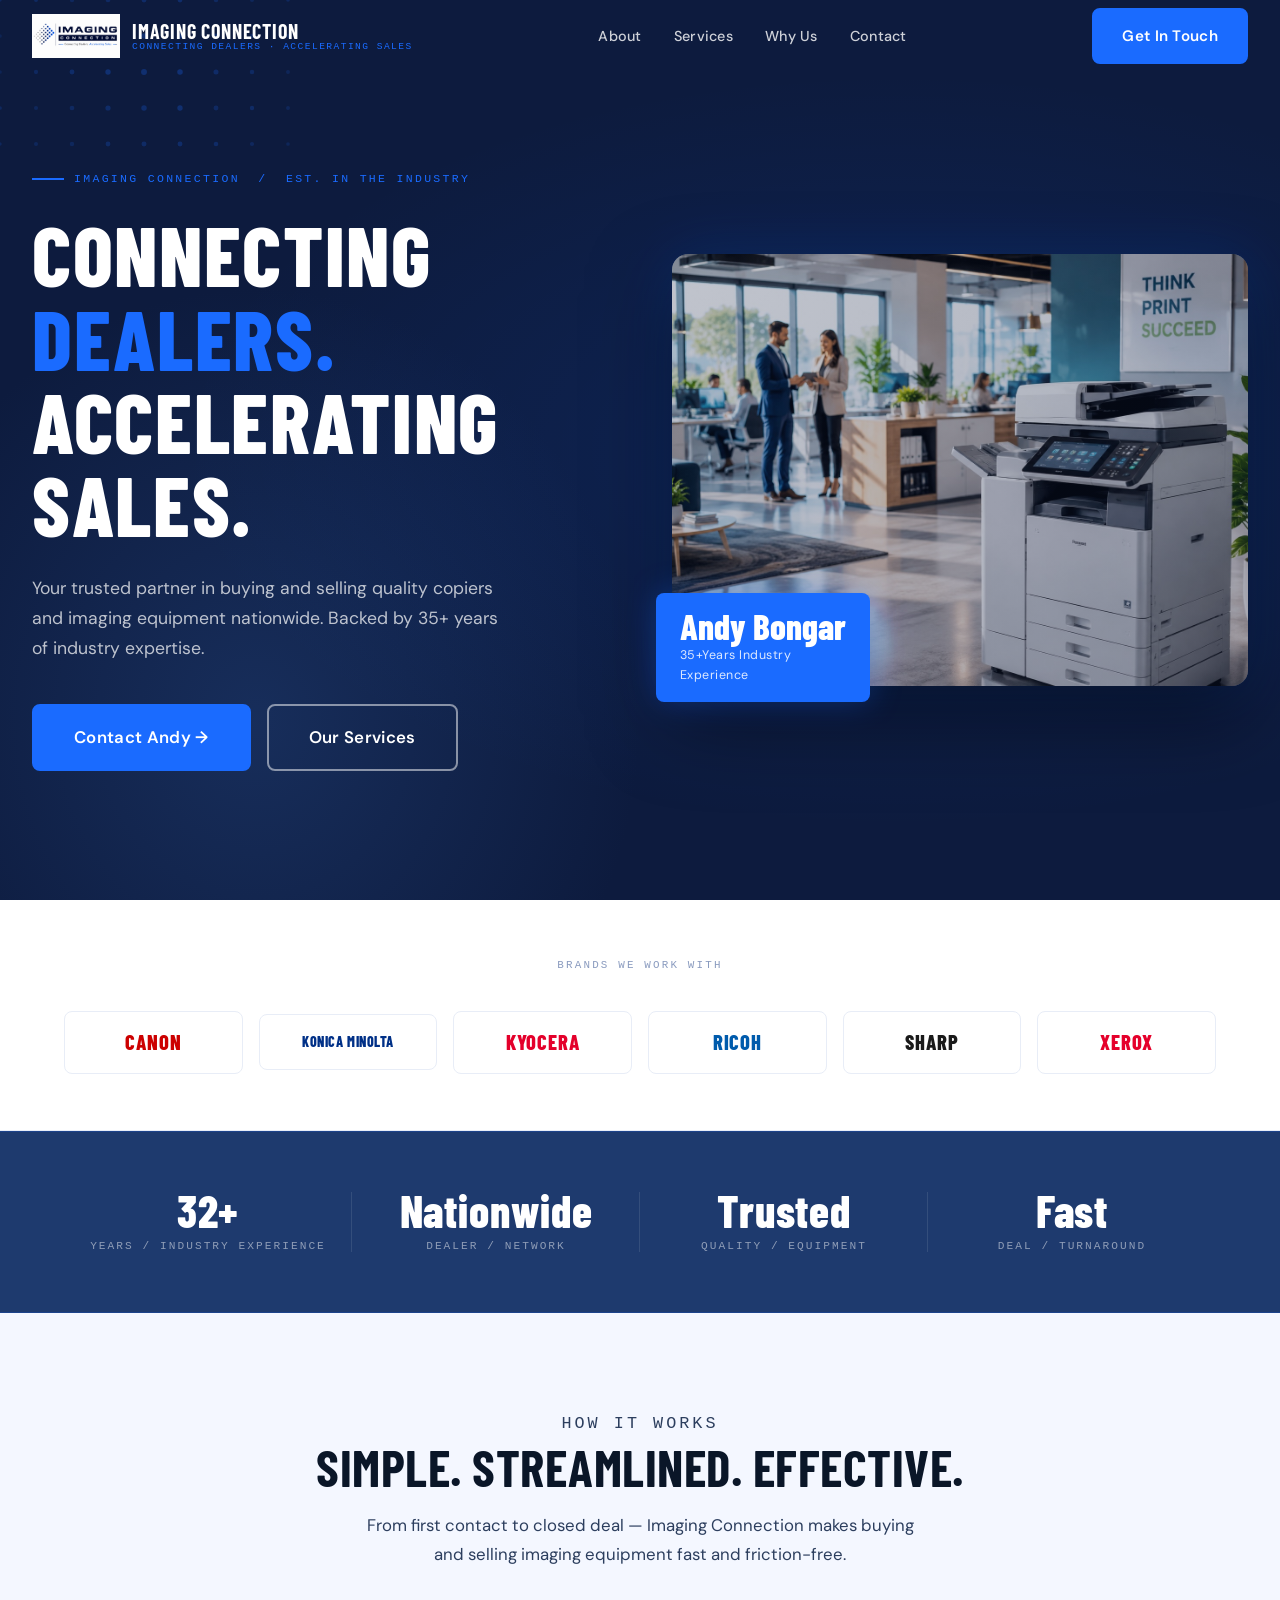
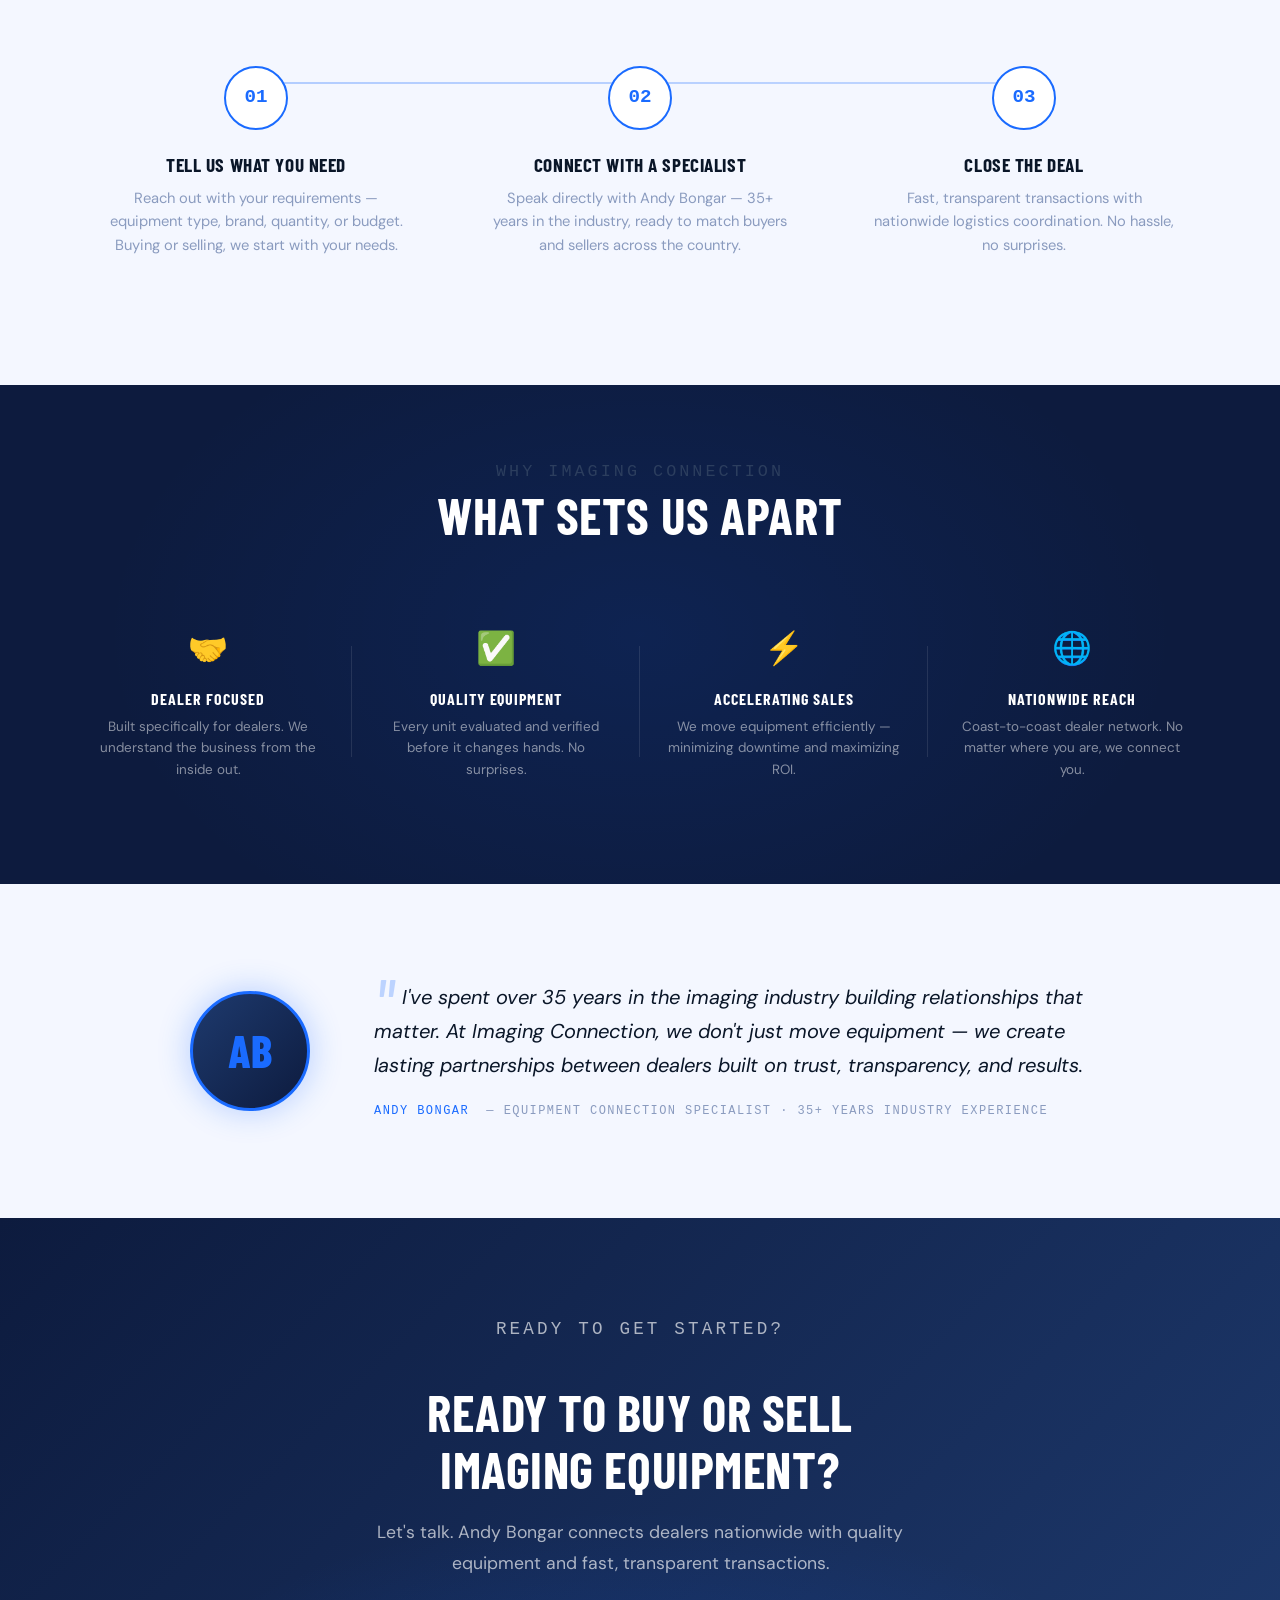
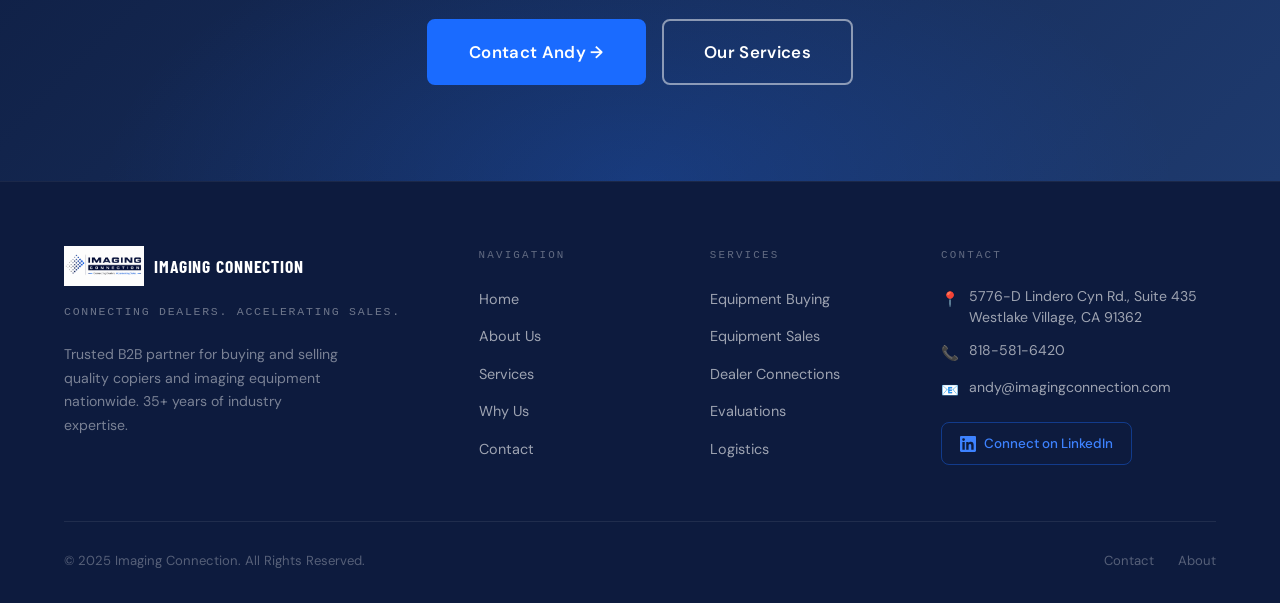
<file: index.html>
<!DOCTYPE html>
<html lang="en">
<head>
  <meta charset="UTF-8" />
  <meta name="viewport" content="width=device-width, initial-scale=1.0" />
  <title>Imaging Connection — Connecting Dealers. Accelerating Sales.</title>
  <meta name="description" content="Imaging Connection — Connecting Dealers. Accelerating Sales. Buy and sell quality copiers and imaging equipment nationwide." />
  <meta property="og:title" content="Imaging Connection" />
  <meta property="og:description" content="Trusted partner in buying and selling quality copiers and imaging equipment." />
  <meta property="og:image" content="assets/images/og-image.jpg" />
  <meta property="og:type" content="website" />
  <link rel="canonical" href="https://imagingconnection.com/" />
  <link rel="preconnect" href="https://fonts.googleapis.com" />
  <link rel="preconnect" href="https://fonts.gstatic.com" crossorigin />
  <link href="https://fonts.googleapis.com/css2?family=Barlow+Condensed:wght@400;600;700;800&family=DM+Sans:wght@300;400;500;600&display=swap" rel="stylesheet" />
  <link rel="stylesheet" href="assets/css/styles.css" />
</head>
<body>

  <!-- ========== NAVIGATION ========== -->
  <nav class="nav" aria-label="Main navigation">
    <div class="nav__inner">
      <a href="index.html" class="nav__logo">
        <img src="assets/images/logo.png" alt="Imaging Connection logo" onerror="this.style.display='none'" />
        <div class="nav__logo-text">
          Imaging Connection
          <span class="nav__logo-sub">Connecting Dealers · Accelerating Sales</span>
        </div>
      </a>

      <ul class="nav__links" role="list">
        <li><a href="about.html">About</a></li>
        <li><a href="services.html">Services</a></li>
        <li><a href="why-us.html">Why Us</a></li>
        <li><a href="contact.html">Contact</a></li>
      </ul>

      <a href="contact.html" class="btn btn-primary nav__cta">Get In Touch</a>

      <button class="nav__hamburger" aria-label="Toggle menu" aria-expanded="false">
        <span></span><span></span><span></span>
      </button>
    </div>
  </nav>

  <!-- Mobile Nav -->
  <div class="nav__mobile" role="navigation" aria-label="Mobile navigation">
    <a href="about.html">About</a>
    <a href="services.html">Services</a>
    <a href="why-us.html">Why Us</a>
    <a href="contact.html">Contact</a>
    <a href="contact.html" class="btn btn-primary">Get In Touch</a>
  </div>

  <!-- ========== HERO ========== -->
  <section class="hero" aria-label="Hero">
    <div class="hero__bg"></div>
    <canvas id="dotGrid"></canvas>

    <div class="hero__inner">
      <div class="hero__content">
        <p class="hero__eyebrow">Imaging Connection&nbsp;&nbsp;/&nbsp;&nbsp;Est. in the industry</p>

        <h1 class="hero__headline">
          Connecting<br />
          <span>Dealers.</span><br />
          Accelerating<br />
          Sales.
        </h1>

        <p class="hero__sub">
          Your trusted partner in buying and selling quality copiers and imaging equipment nationwide. Backed by 35+ years of industry expertise.
        </p>

        <div class="hero__ctas">
          <a href="contact.html" class="btn btn-primary btn-lg">Contact Andy &rarr;</a>
          <a href="services.html" class="btn btn-outline btn-lg">Our Services</a>
        </div>
      </div>

      <div class="hero__visual">
        <div class="hero__img-wrap">
          <img
            src="assets/images/hero-copier.jpg"
            alt="Professional multifunction copier in a modern office environment"
            loading="eager"
          />
          <div class="hero__img-overlay"></div>
        </div>
        <div class="hero__badge">
          <div class="hero__badge-num">Andy Bongar</div>
          <div class="hero__badge-text">35+Years Industry<br>Experience</div>
        </div>
      </div>
    </div>
  </section>

    <!-- ========== BRANDS ========== -->
  <section class="brands-bar" aria-label="Brands we work with">
    <div class="container">
      <p class="brands-bar__label">Brands We Work With</p>
      <div class="brands-bar__grid">
        <div class="brand-item reveal reveal-delay-1">
          <span class="brand-name brand-canon">Canon</span>
        </div>
        <div class="brand-item reveal reveal-delay-2">
          <span class="brand-name brand-konica">Konica Minolta</span>
        </div>
        <div class="brand-item reveal reveal-delay-3">
          <span class="brand-name brand-kyocera">Kyocera</span>
        </div>
        <div class="brand-item reveal reveal-delay-1">
          <span class="brand-name brand-ricoh">Ricoh</span>
        </div>
        <div class="brand-item reveal reveal-delay-2">
          <span class="brand-name brand-sharp">Sharp</span>
        </div>
        <div class="brand-item reveal reveal-delay-3">
          <span class="brand-name brand-xerox">Xerox</span>
        </div>
      </div>
    </div>
  </section>

  <!-- ========== STATS BAR ========== -->
  <section class="stats-bar" aria-label="Key statistics">
    <div class="container">
      <div class="stats-bar__grid">
        <div class="stat-item reveal">
          <div class="stat-num" data-target="35" data-suffix="+">35+</div>
          <div class="stat-label">Years / Industry Experience</div>
        </div>
        <div class="stat-item reveal reveal-delay-1">
          <div class="stat-num">Nationwide</div>
          <div class="stat-label">Dealer / Network</div>
        </div>
        <div class="stat-item reveal reveal-delay-2">
          <div class="stat-num">Trusted</div>
          <div class="stat-label">Quality / Equipment</div>
        </div>
        <div class="stat-item reveal reveal-delay-3">
          <div class="stat-num">Fast</div>
          <div class="stat-label">Deal / Turnaround</div>
        </div>
      </div>
    </div>
  </section>



  <!-- ========== HOW IT WORKS ========== -->
  <section class="how-it-works" aria-labelledby="how-heading">
    <div class="container">
      <div class="section-header reveal">
        <p class="label">How It Works</p>
        <h2 id="how-heading">Simple. Streamlined. Effective.</h2>
        <p>From first contact to closed deal — Imaging Connection makes buying and selling imaging equipment fast and friction-free.</p>
      </div>

      <div class="steps-grid">
        <div class="step reveal reveal-delay-1">
          <div class="step__num">01</div>
          <h3>Tell Us What You Need</h3>
          <p>Reach out with your requirements — equipment type, brand, quantity, or budget. Buying or selling, we start with your needs.</p>
        </div>
        <div class="step reveal reveal-delay-2">
          <div class="step__num">02</div>
          <h3>Connect With a Specialist</h3>
          <p>Speak directly with Andy Bongar — 35+ years in the industry, ready to match buyers and sellers across the country.</p>
        </div>
        <div class="step reveal reveal-delay-3">
          <div class="step__num">03</div>
          <h3>Close the Deal</h3>
          <p>Fast, transparent transactions with nationwide logistics coordination. No hassle, no surprises.</p>
        </div>
      </div>
    </div>
  </section>

  <!-- ========== WHY CHOOSE US STRIP ========== -->
  <section class="why-strip" aria-labelledby="why-strip-heading">
    <div class="container">
      <div class="section-header reveal" style="margin-bottom:48px;">
        <p class="label label-dark">Why Imaging Connection</p>
        <h2 id="why-strip-heading" style="color:var(--white);">What Sets Us Apart</h2>
      </div>
      <div class="why-strip__grid">
        <div class="why-item reveal reveal-delay-1">
          <span class="why-item__icon">🤝</span>
          <h4>Dealer Focused</h4>
          <p>Built specifically for dealers. We understand the business from the inside out.</p>
        </div>
        <div class="why-item reveal reveal-delay-2">
          <span class="why-item__icon">✅</span>
          <h4>Quality Equipment</h4>
          <p>Every unit evaluated and verified before it changes hands. No surprises.</p>
        </div>
        <div class="why-item reveal reveal-delay-3">
          <span class="why-item__icon">⚡</span>
          <h4>Accelerating Sales</h4>
          <p>We move equipment efficiently — minimizing downtime and maximizing ROI.</p>
        </div>
        <div class="why-item reveal reveal-delay-4">
          <span class="why-item__icon">🌐</span>
          <h4>Nationwide Reach</h4>
          <p>Coast-to-coast dealer network. No matter where you are, we connect you.</p>
        </div>
      </div>
    </div>
  </section>

  <!-- ========== TESTIMONIAL / TRUST ========== -->
  <section class="trust-section" aria-labelledby="trust-heading">
    <div class="container">
      <div class="trust-inner reveal">
        <div class="trust-avatar">
          <span class="trust-avatar-placeholder">AB</span>
        </div>
        <div class="trust-quote">
          <blockquote>
            I've spent over 35 years in the imaging industry building relationships that matter. At Imaging Connection, we don't just move equipment — we create lasting partnerships between dealers built on trust, transparency, and results.
          </blockquote>
          <div class="trust-attribution">
            Andy Bongar&nbsp;&nbsp;<span>— Equipment Connection Specialist · 35+ Years Industry Experience</span>
          </div>
        </div>
      </div>
    </div>
  </section>

  <!-- ========== FOOTER CTA ========== -->
  <section class="cta-band" aria-labelledby="cta-heading">
    <div class="container">
      <div class="cta-band__content reveal">
        <p class="label label-dark">Ready to get started?</p>
        <h2 id="cta-heading">Ready to Buy or Sell<br>Imaging Equipment?</h2>
        <p>Let's talk. Andy Bongar connects dealers nationwide with quality equipment and fast, transparent transactions.</p>
        <div class="cta-band__btns">
          <a href="contact.html" class="btn btn-primary btn-lg">Contact Andy &rarr;</a>
          <a href="services.html" class="btn btn-outline btn-lg">Our Services</a>
        </div>
      </div>
    </div>
  </section>

  <!-- ========== FOOTER ========== -->
  <footer class="footer" aria-label="Site footer">
    <div class="container">
      <div class="footer__grid">
        <div class="footer__brand">
          <div class="footer__logo">
            <img src="assets/images/logo.png" alt="Imaging Connection" onerror="this.style.display='none'" />
            <span class="footer__logo-text">Imaging Connection</span>
          </div>
          <p class="footer__tagline">Connecting Dealers. Accelerating Sales.</p>
          <p class="footer__about">Trusted B2B partner for buying and selling quality copiers and imaging equipment nationwide. 35+ years of industry expertise.</p>
        </div>

        <div>
          <p class="footer__col-title">Navigation</p>
          <ul class="footer__links">
            <li><a href="index.html">Home</a></li>
            <li><a href="about.html">About Us</a></li>
            <li><a href="services.html">Services</a></li>
            <li><a href="why-us.html">Why Us</a></li>
            <li><a href="contact.html">Contact</a></li>
          </ul>
        </div>

        <div>
          <p class="footer__col-title">Services</p>
          <ul class="footer__links">
            <li><a href="services.html">Equipment Buying</a></li>
            <li><a href="services.html">Equipment Sales</a></li>
            <li><a href="services.html">Dealer Connections</a></li>
            <li><a href="services.html">Evaluations</a></li>
            <li><a href="services.html">Logistics</a></li>
          </ul>
        </div>

        <div>
          <p class="footer__col-title">Contact</p>
          <div class="footer__contact-item">
            <span class="footer__contact-icon">📍</span>
            <span class="footer__contact-text">5776-D Lindero Cyn Rd., Suite 435<br>Westlake Village, CA 91362</span>
          </div>
          <div class="footer__contact-item">
            <span class="footer__contact-icon">📞</span>
            <span class="footer__contact-text"><a href="tel:8185816420">818-581-6420</a></span>
          </div>
          <div class="footer__contact-item">
            <span class="footer__contact-icon">📧</span>
            <span class="footer__contact-text"><a href="mailto:andy@imagingconnection.com">andy@imagingconnection.com</a></span>
          </div>
          <div class="footer__social">
            <a href="https://linkedin.com/in/andy-bongar-018212133" target="_blank" rel="noopener noreferrer" class="footer__linkedin">
              <svg width="16" height="16" viewBox="0 0 24 24" fill="currentColor"><path d="M20.447 20.452h-3.554v-5.569c0-1.328-.027-3.037-1.852-3.037-1.853 0-2.136 1.445-2.136 2.939v5.667H9.351V9h3.414v1.561h.046c.477-.9 1.637-1.85 3.37-1.85 3.601 0 4.267 2.37 4.267 5.455v6.286zM5.337 7.433a2.062 2.062 0 0 1-2.063-2.065 2.064 2.064 0 1 1 2.063 2.065zm1.782 13.019H3.555V9h3.564v11.452zM22.225 0H1.771C.792 0 0 .774 0 1.729v20.542C0 23.227.792 24 1.771 24h20.451C23.2 24 24 23.227 24 22.271V1.729C24 .774 23.2 0 22.222 0h.003z"/></svg>
              Connect on LinkedIn
            </a>
          </div>
        </div>
      </div>

      <div class="footer__bottom">
        <span class="footer__copy">&copy; 2025 Imaging Connection. All Rights Reserved.</span>
        <div class="footer__bottom-links">
          <a href="contact.html">Contact</a>
          <a href="about.html">About</a>
        </div>
      </div>
    </div>
  </footer>

  <script src="assets/js/main.js"></script>
</body>
</html>
</file>
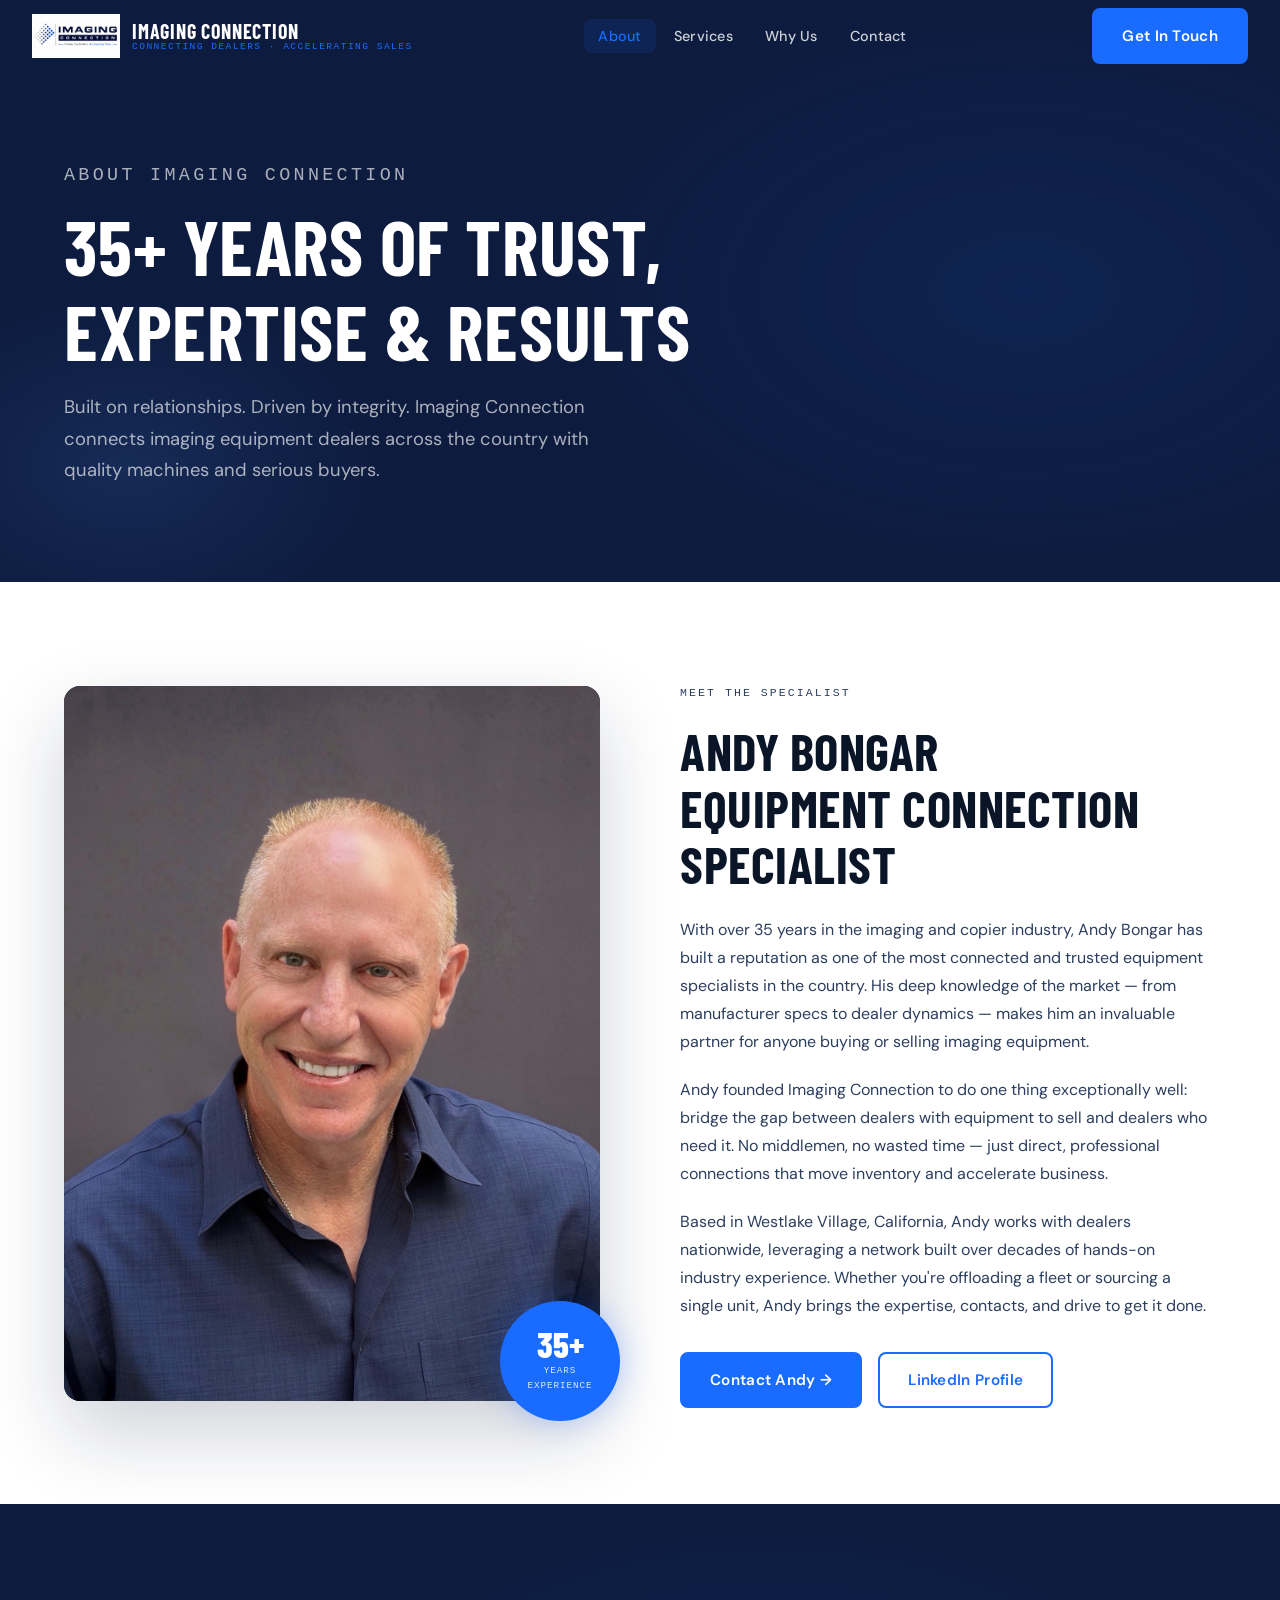
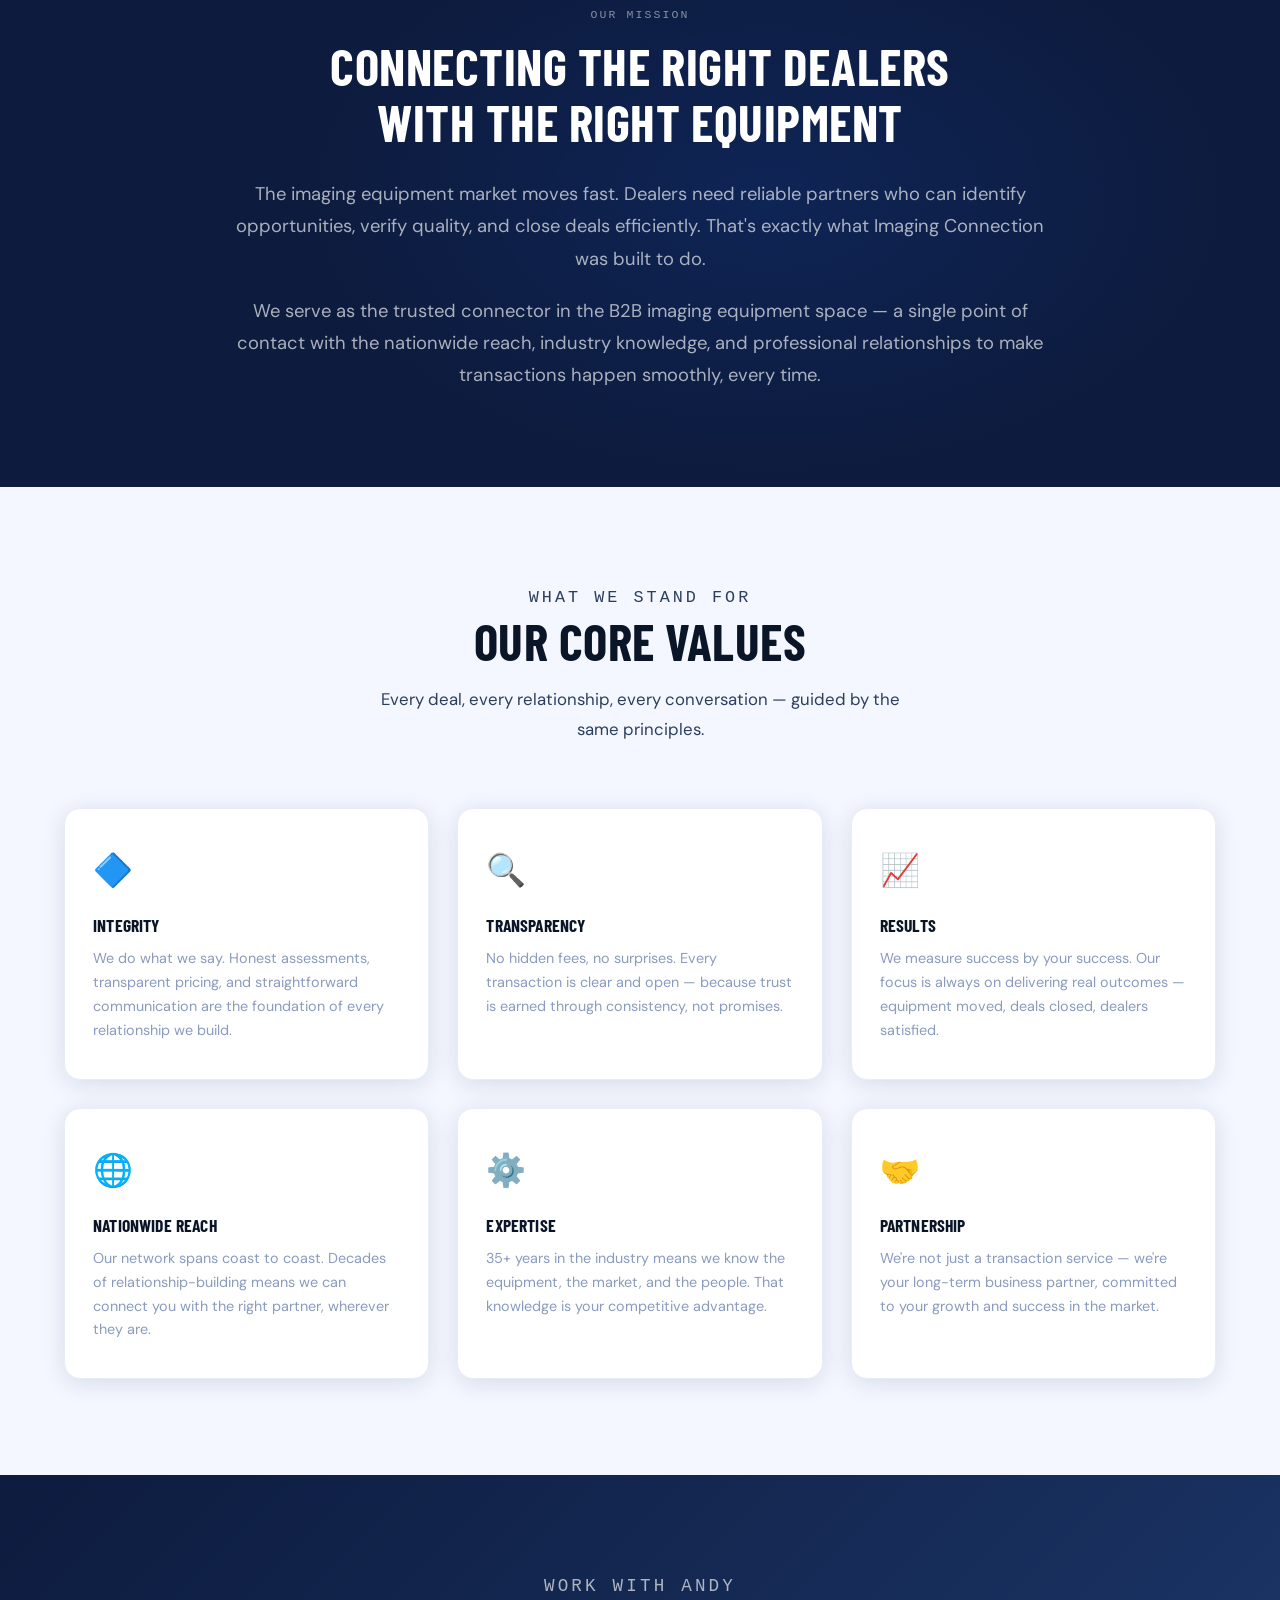
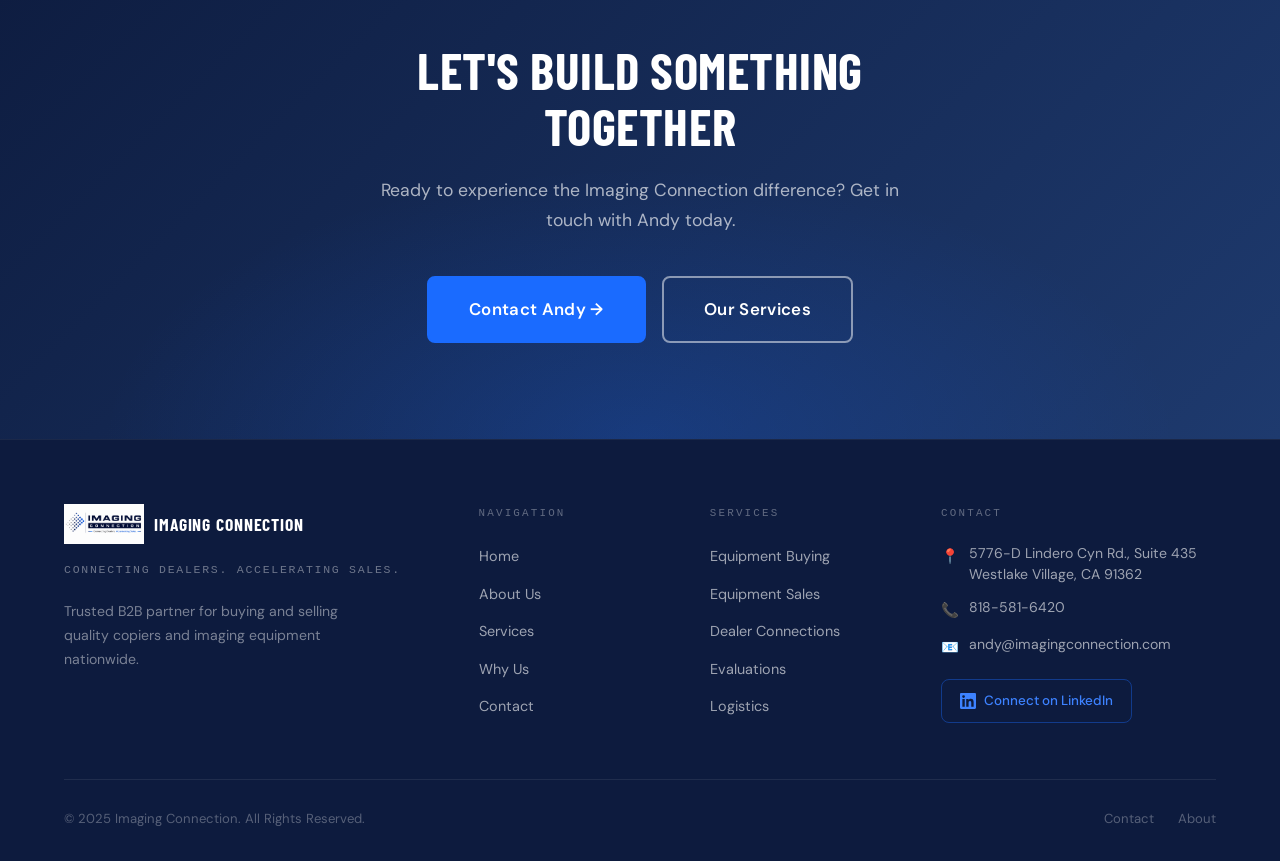
<file: about.html>
<!DOCTYPE html>
<html lang="en">
<head>
  <meta charset="UTF-8" />
  <meta name="viewport" content="width=device-width, initial-scale=1.0" />
  <title>About Us — Imaging Connection</title>
  <meta name="description" content="Meet Andy Bongar, Equipment Connection Specialist with 35+ years in the imaging industry. Learn about Imaging Connection's mission and values." />
  <meta property="og:title" content="About Us — Imaging Connection" />
  <meta property="og:description" content="35+ years connecting dealers with quality imaging equipment nationwide." />
  <meta property="og:image" content="assets/images/og-image.jpg" />
  <link rel="canonical" href="https://imagingconnection.com/about.html" />
  <link rel="preconnect" href="https://fonts.googleapis.com" />
  <link rel="preconnect" href="https://fonts.gstatic.com" crossorigin />
  <link href="https://fonts.googleapis.com/css2?family=Barlow+Condensed:wght@400;600;700;800&family=DM+Sans:wght@300;400;500;600&display=swap" rel="stylesheet" />
  <link rel="stylesheet" href="assets/css/styles.css" />
</head>
<body>

  <!-- NAVIGATION -->
  <nav class="nav" aria-label="Main navigation">
    <div class="nav__inner">
      <a href="index.html" class="nav__logo">
        <img src="assets/images/logo.png" alt="Imaging Connection logo" onerror="this.style.display='none'" />
        <div class="nav__logo-text">
          Imaging Connection
          <span class="nav__logo-sub">Connecting Dealers · Accelerating Sales</span>
        </div>
      </a>
      <ul class="nav__links" role="list">
        <li><a href="about.html" class="active">About</a></li>
        <li><a href="services.html">Services</a></li>
        <li><a href="why-us.html">Why Us</a></li>
        <li><a href="contact.html">Contact</a></li>
      </ul>
      <a href="contact.html" class="btn btn-primary nav__cta">Get In Touch</a>
      <button class="nav__hamburger" aria-label="Toggle menu">
        <span></span><span></span><span></span>
      </button>
    </div>
  </nav>

  <div class="nav__mobile">
    <a href="about.html" class="active">About</a>
    <a href="services.html">Services</a>
    <a href="why-us.html">Why Us</a>
    <a href="contact.html">Contact</a>
    <a href="contact.html" class="btn btn-primary">Get In Touch</a>
  </div>

  <!-- PAGE HERO -->
  <section class="page-hero" aria-label="About page header">
    <div class="container">
      <div class="page-hero__content">
        <p class="label">About Imaging Connection</p>
        <h1>35+ Years of Trust,<br>Expertise & Results</h1>
        <p>Built on relationships. Driven by integrity. Imaging Connection connects imaging equipment dealers across the country with quality machines and serious buyers.</p>
      </div>
    </div>
  </section>

  <!-- ANDY BIO -->
  <section class="about-split section-pad" aria-labelledby="andy-heading">
    <div class="container">
      <div class="about-split__inner">
        <div class="about-split__visual reveal-left">
          <div class="about-split__img">
            <img src="assets/images/andy-bongar.jpg" alt="Andy Bongar — Equipment Connection Specialist" />
          </div>
          <div class="about-years-badge">
            <span class="num">35+</span>
            <span class="text">Years<br>Experience</span>
          </div>
        </div>

        <div class="about-split__content reveal-right">
          <p class="label">Meet the Specialist</p>
          <h2 id="andy-heading">Andy Bongar<br>Equipment Connection Specialist</h2>

          <p>
            With over 35 years in the imaging and copier industry, Andy Bongar has built a reputation as one of the most connected and trusted equipment specialists in the country. His deep knowledge of the market — from manufacturer specs to dealer dynamics — makes him an invaluable partner for anyone buying or selling imaging equipment.
          </p>
          <p>
            Andy founded Imaging Connection to do one thing exceptionally well: bridge the gap between dealers with equipment to sell and dealers who need it. No middlemen, no wasted time — just direct, professional connections that move inventory and accelerate business.
          </p>
          <p>
            Based in Westlake Village, California, Andy works with dealers nationwide, leveraging a network built over decades of hands-on industry experience. Whether you're offloading a fleet or sourcing a single unit, Andy brings the expertise, contacts, and drive to get it done.
          </p>

          <div style="margin-top:32px;display:flex;gap:16px;flex-wrap:wrap;">
            <a href="contact.html" class="btn btn-primary">Contact Andy &rarr;</a>
            <a href="https://linkedin.com/in/andy-bongar-018212133" target="_blank" rel="noopener noreferrer" class="btn btn-outline-blue">LinkedIn Profile</a>
          </div>
        </div>
      </div>
    </div>
  </section>

  <!-- MISSION -->
  <section style="background:var(--navy);padding:96px 0;position:relative;overflow:hidden;" aria-labelledby="mission-heading">
    <div style="position:absolute;inset:0;background:radial-gradient(ellipse 60% 80% at 60% 50%,rgba(26,107,255,0.12) 0%,transparent 60%);pointer-events:none;"></div>
    <div class="container" style="position:relative;z-index:1;">
      <div style="max-width:820px;margin:0 auto;text-align:center;" class="reveal">
        <p class="label label-dark">Our Mission</p>
        <h2 style="color:var(--white);text-transform:uppercase;margin-bottom:28px;" id="mission-heading">
          Connecting the Right Dealers<br>with the Right Equipment
        </h2>
        <p style="color:rgba(255,255,255,0.65);font-size:1.15rem;line-height:1.75;margin-bottom:20px;">
          The imaging equipment market moves fast. Dealers need reliable partners who can identify opportunities, verify quality, and close deals efficiently. That's exactly what Imaging Connection was built to do.
        </p>
        <p style="color:rgba(255,255,255,0.65);font-size:1.15rem;line-height:1.75;">
          We serve as the trusted connector in the B2B imaging equipment space — a single point of contact with the nationwide reach, industry knowledge, and professional relationships to make transactions happen smoothly, every time.
        </p>
      </div>
    </div>
  </section>

  <!-- VALUES -->
  <section class="about-values" aria-labelledby="values-heading">
    <div class="container">
      <div class="section-header reveal">
        <p class="label">What We Stand For</p>
        <h2 id="values-heading">Our Core Values</h2>
        <p>Every deal, every relationship, every conversation — guided by the same principles.</p>
      </div>

      <div class="values-grid">
        <div class="value-card reveal reveal-delay-1">
          <span class="value-card__icon">🔷</span>
          <h3>Integrity</h3>
          <p>We do what we say. Honest assessments, transparent pricing, and straightforward communication are the foundation of every relationship we build.</p>
        </div>

        <div class="value-card reveal reveal-delay-2">
          <span class="value-card__icon">🔍</span>
          <h3>Transparency</h3>
          <p>No hidden fees, no surprises. Every transaction is clear and open — because trust is earned through consistency, not promises.</p>
        </div>

        <div class="value-card reveal reveal-delay-3">
          <span class="value-card__icon">📈</span>
          <h3>Results</h3>
          <p>We measure success by your success. Our focus is always on delivering real outcomes — equipment moved, deals closed, dealers satisfied.</p>
        </div>

        <div class="value-card reveal reveal-delay-1">
          <span class="value-card__icon">🌐</span>
          <h3>Nationwide Reach</h3>
          <p>Our network spans coast to coast. Decades of relationship-building means we can connect you with the right partner, wherever they are.</p>
        </div>

        <div class="value-card reveal reveal-delay-2">
          <span class="value-card__icon">⚙️</span>
          <h3>Expertise</h3>
          <p>35+ years in the industry means we know the equipment, the market, and the people. That knowledge is your competitive advantage.</p>
        </div>

        <div class="value-card reveal reveal-delay-3">
          <span class="value-card__icon">🤝</span>
          <h3>Partnership</h3>
          <p>We're not just a transaction service — we're your long-term business partner, committed to your growth and success in the market.</p>
        </div>
      </div>
    </div>
  </section>

  <!-- FOOTER CTA -->
  <section class="cta-band">
    <div class="container">
      <div class="cta-band__content reveal">
        <p class="label label-dark">Work With Andy</p>
        <h2>Let's Build Something<br>Together</h2>
        <p>Ready to experience the Imaging Connection difference? Get in touch with Andy today.</p>
        <div class="cta-band__btns">
          <a href="contact.html" class="btn btn-primary btn-lg">Contact Andy &rarr;</a>
          <a href="services.html" class="btn btn-outline btn-lg">Our Services</a>
        </div>
      </div>
    </div>
  </section>

  <!-- FOOTER -->
  <footer class="footer">
    <div class="container">
      <div class="footer__grid">
        <div class="footer__brand">
          <div class="footer__logo">
            <img src="assets/images/logo.png" alt="Imaging Connection" onerror="this.style.display='none'" />
            <span class="footer__logo-text">Imaging Connection</span>
          </div>
          <p class="footer__tagline">Connecting Dealers. Accelerating Sales.</p>
          <p class="footer__about">Trusted B2B partner for buying and selling quality copiers and imaging equipment nationwide.</p>
        </div>
        <div>
          <p class="footer__col-title">Navigation</p>
          <ul class="footer__links">
            <li><a href="index.html">Home</a></li>
            <li><a href="about.html">About Us</a></li>
            <li><a href="services.html">Services</a></li>
            <li><a href="why-us.html">Why Us</a></li>
            <li><a href="contact.html">Contact</a></li>
          </ul>
        </div>
        <div>
          <p class="footer__col-title">Services</p>
          <ul class="footer__links">
            <li><a href="services.html">Equipment Buying</a></li>
            <li><a href="services.html">Equipment Sales</a></li>
            <li><a href="services.html">Dealer Connections</a></li>
            <li><a href="services.html">Evaluations</a></li>
            <li><a href="services.html">Logistics</a></li>
          </ul>
        </div>
        <div>
          <p class="footer__col-title">Contact</p>
          <div class="footer__contact-item">
            <span class="footer__contact-icon">📍</span>
            <span class="footer__contact-text">5776-D Lindero Cyn Rd., Suite 435<br>Westlake Village, CA 91362</span>
          </div>
          <div class="footer__contact-item">
            <span class="footer__contact-icon">📞</span>
            <span class="footer__contact-text"><a href="tel:8185816420">818-581-6420</a></span>
          </div>
          <div class="footer__contact-item">
            <span class="footer__contact-icon">📧</span>
            <span class="footer__contact-text"><a href="mailto:andy@imagingconnection.com">andy@imagingconnection.com</a></span>
          </div>
          <div class="footer__social">
            <a href="https://linkedin.com/in/andy-bongar-018212133" target="_blank" rel="noopener noreferrer" class="footer__linkedin">
              <svg width="16" height="16" viewBox="0 0 24 24" fill="currentColor"><path d="M20.447 20.452h-3.554v-5.569c0-1.328-.027-3.037-1.852-3.037-1.853 0-2.136 1.445-2.136 2.939v5.667H9.351V9h3.414v1.561h.046c.477-.9 1.637-1.85 3.37-1.85 3.601 0 4.267 2.37 4.267 5.455v6.286zM5.337 7.433a2.062 2.062 0 0 1-2.063-2.065 2.064 2.064 0 1 1 2.063 2.065zm1.782 13.019H3.555V9h3.564v11.452zM22.225 0H1.771C.792 0 0 .774 0 1.729v20.542C0 23.227.792 24 1.771 24h20.451C23.2 24 24 23.227 24 22.271V1.729C24 .774 23.2 0 22.222 0h.003z"/></svg>
              Connect on LinkedIn
            </a>
          </div>
        </div>
      </div>
      <div class="footer__bottom">
        <span class="footer__copy">&copy; 2025 Imaging Connection. All Rights Reserved.</span>
        <div class="footer__bottom-links">
          <a href="contact.html">Contact</a>
          <a href="about.html">About</a>
        </div>
      </div>
    </div>
  </footer>

  <script src="assets/js/main.js"></script>
</body>
</html>
</file>
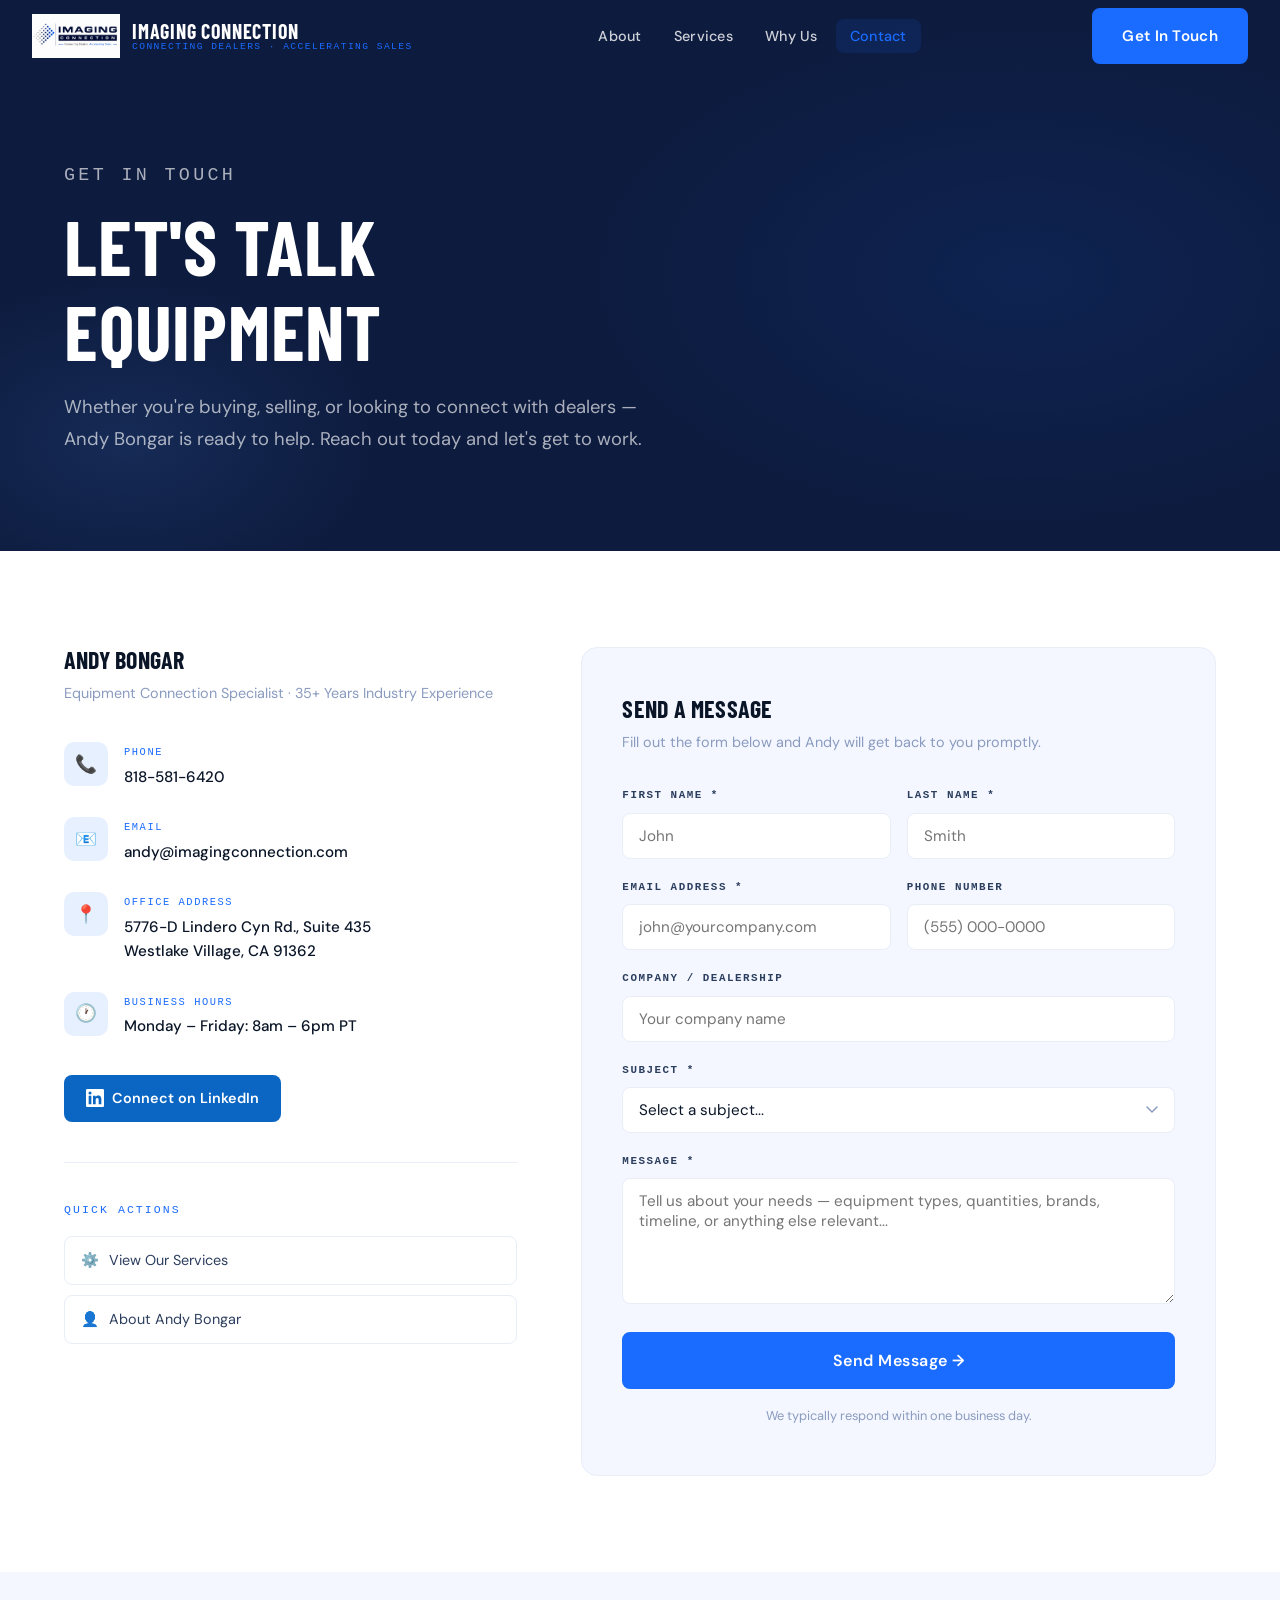
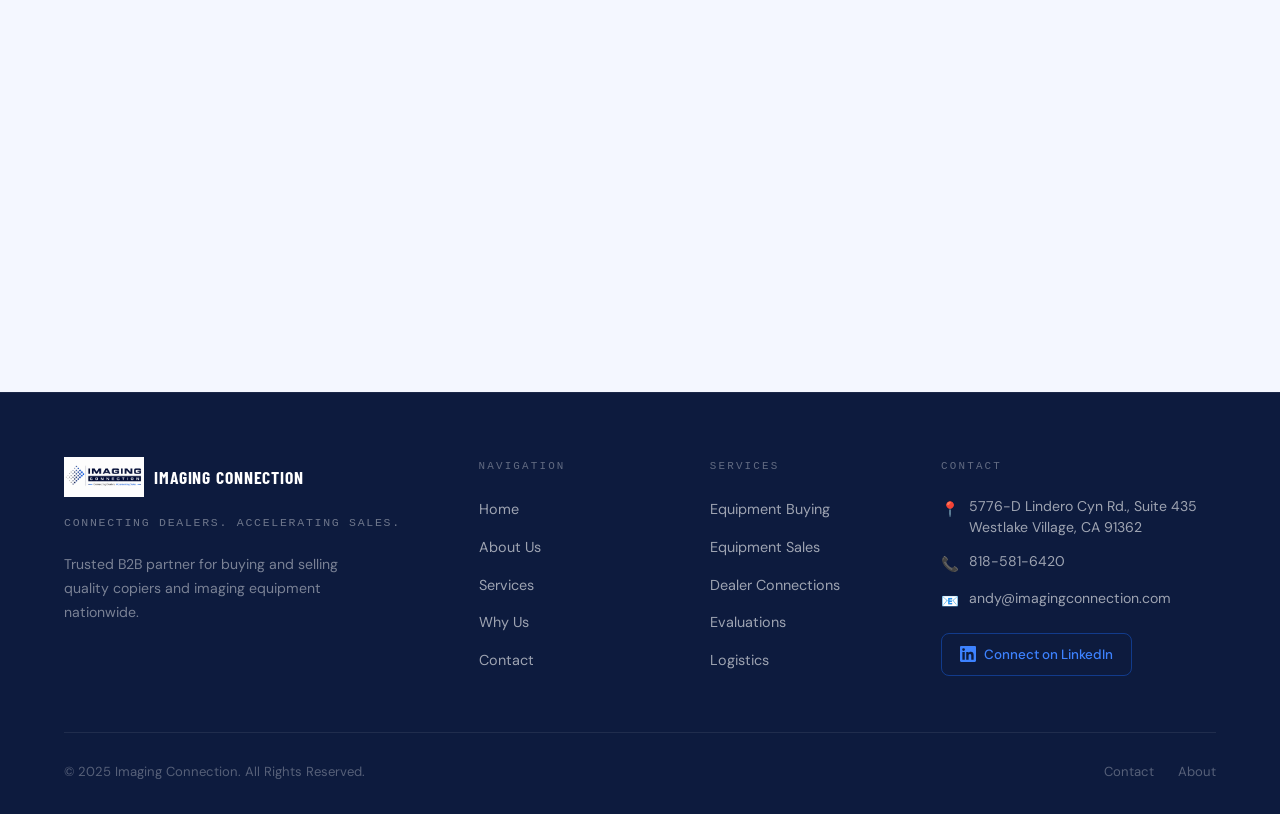
<file: contact.html>
<!DOCTYPE html>
<html lang="en">
<head>
  <meta charset="UTF-8" />
  <meta name="viewport" content="width=device-width, initial-scale=1.0" />
  <title>Contact — Imaging Connection</title>
  <meta name="description" content="Contact Andy Bongar at Imaging Connection. Call 818-581-6420 or email andy@imagingconnection.com. Westlake Village, CA." />
  <meta property="og:title" content="Contact — Imaging Connection" />
  <meta property="og:description" content="Get in touch with Andy Bongar. Buy, sell, or connect on imaging equipment today." />
  <meta property="og:image" content="assets/images/og-image.jpg" />
  <link rel="canonical" href="https://imagingconnection.com/contact.html" />
  <link rel="preconnect" href="https://fonts.googleapis.com" />
  <link rel="preconnect" href="https://fonts.gstatic.com" crossorigin />
  <link href="https://fonts.googleapis.com/css2?family=Barlow+Condensed:wght@400;600;700;800&family=DM+Sans:wght@300;400;500;600&display=swap" rel="stylesheet" />
  <link rel="stylesheet" href="assets/css/styles.css" />
</head>
<body>

  <!-- NAVIGATION -->
  <nav class="nav" aria-label="Main navigation">
    <div class="nav__inner">
      <a href="index.html" class="nav__logo">
        <img src="assets/images/logo.png" alt="Imaging Connection logo" onerror="this.style.display='none'" />
        <div class="nav__logo-text">
          Imaging Connection
          <span class="nav__logo-sub">Connecting Dealers · Accelerating Sales</span>
        </div>
      </a>
      <ul class="nav__links" role="list">
        <li><a href="about.html">About</a></li>
        <li><a href="services.html">Services</a></li>
        <li><a href="why-us.html">Why Us</a></li>
        <li><a href="contact.html" class="active">Contact</a></li>
      </ul>
      <a href="contact.html" class="btn btn-primary nav__cta">Get In Touch</a>
      <button class="nav__hamburger" aria-label="Toggle menu">
        <span></span><span></span><span></span>
      </button>
    </div>
  </nav>

  <div class="nav__mobile">
    <a href="about.html">About</a>
    <a href="services.html">Services</a>
    <a href="why-us.html">Why Us</a>
    <a href="contact.html" class="active">Contact</a>
    <a href="contact.html" class="btn btn-primary">Get In Touch</a>
  </div>

  <!-- PAGE HERO -->
  <section class="page-hero" aria-label="Contact page header">
    <div class="container">
      <div class="page-hero__content">
        <p class="label">Get In Touch</p>
        <h1>Let's Talk<br>Equipment</h1>
        <p>Whether you're buying, selling, or looking to connect with dealers — Andy Bongar is ready to help. Reach out today and let's get to work.</p>
      </div>
    </div>
  </section>

  <!-- CONTACT SECTION -->
  <section class="contact-section" aria-labelledby="contact-heading">
    <div class="container">
      <h2 id="contact-heading" class="visually-hidden">Contact Information and Form</h2>
      <div class="contact-grid">

        <!-- Left: Contact Info -->
        <div class="contact-info reveal-left">
          <h3>Andy Bongar</h3>
          <p class="contact-info__sub">Equipment Connection Specialist · 35+ Years Industry Experience</p>

          <div class="contact-detail">
            <div class="contact-detail__icon">📞</div>
            <div class="contact-detail__text">
              <div class="contact-detail__label">Phone</div>
              <div class="contact-detail__value"><a href="tel:8185816420">818-581-6420</a></div>
            </div>
          </div>

          <div class="contact-detail">
            <div class="contact-detail__icon">📧</div>
            <div class="contact-detail__text">
              <div class="contact-detail__label">Email</div>
              <div class="contact-detail__value"><a href="mailto:andy@imagingconnection.com">andy@imagingconnection.com</a></div>
            </div>
          </div>

          <div class="contact-detail">
            <div class="contact-detail__icon">📍</div>
            <div class="contact-detail__text">
              <div class="contact-detail__label">Office Address</div>
              <div class="contact-detail__value">
                5776-D Lindero Cyn Rd., Suite 435<br>
                Westlake Village, CA 91362
              </div>
            </div>
          </div>

          <div class="contact-detail">
            <div class="contact-detail__icon">🕐</div>
            <div class="contact-detail__text">
              <div class="contact-detail__label">Business Hours</div>
              <div class="contact-detail__value">Monday – Friday: 8am – 6pm PT</div>
            </div>
          </div>

          <a href="https://linkedin.com/in/andy-bongar-018212133" target="_blank" rel="noopener noreferrer" class="contact-linkedin">
            <svg width="18" height="18" viewBox="0 0 24 24" fill="currentColor"><path d="M20.447 20.452h-3.554v-5.569c0-1.328-.027-3.037-1.852-3.037-1.853 0-2.136 1.445-2.136 2.939v5.667H9.351V9h3.414v1.561h.046c.477-.9 1.637-1.85 3.37-1.85 3.601 0 4.267 2.37 4.267 5.455v6.286zM5.337 7.433a2.062 2.062 0 0 1-2.063-2.065 2.064 2.064 0 1 1 2.063 2.065zm1.782 13.019H3.555V9h3.564v11.452zM22.225 0H1.771C.792 0 0 .774 0 1.729v20.542C0 23.227.792 24 1.771 24h20.451C23.2 24 24 23.227 24 22.271V1.729C24 .774 23.2 0 22.222 0h.003z"/></svg>
            Connect on LinkedIn
          </a>

          <!-- Quick links -->
          <div style="margin-top:40px;padding-top:32px;border-top:1px solid var(--gray-light);">
            <p class="label" style="margin-bottom:16px;">Quick Actions</p>
            <div style="display:flex;flex-direction:column;gap:10px;">
              <a href="services.html" style="display:flex;align-items:center;gap:10px;font-size:0.9rem;color:var(--text-body);padding:12px 16px;border-radius:var(--radius);border:1px solid var(--gray-light);transition:var(--transition);" onmouseover="this.style.borderColor='var(--blue)';this.style.color='var(--blue)'" onmouseout="this.style.borderColor='var(--gray-light)';this.style.color='var(--text-body)'">
                <span>⚙️</span> View Our Services
              </a>
              <a href="about.html" style="display:flex;align-items:center;gap:10px;font-size:0.9rem;color:var(--text-body);padding:12px 16px;border-radius:var(--radius);border:1px solid var(--gray-light);transition:var(--transition);" onmouseover="this.style.borderColor='var(--blue)';this.style.color='var(--blue)'" onmouseout="this.style.borderColor='var(--gray-light)';this.style.color='var(--text-body)'">
                <span>👤</span> About Andy Bongar
              </a>
            </div>
          </div>
        </div>

        <!-- Right: Contact Form -->
        <div class="contact-form-wrap reveal-right">
          <h3>Send a Message</h3>
          <p class="sub">Fill out the form below and Andy will get back to you promptly.</p>

          <form action="https://formspree.io/f/xojrkwoq" method="POST" aria-label="Contact form">

            <!-- Formspree subject line -->
            <input type="hidden" name="_subject" value="New Inquiry — Imaging Connection" />

            <div class="form-row">
              <div class="form-group">
                <label for="first-name">First Name *</label>
                <input type="text" id="first-name" name="First Name" placeholder="John" required autocomplete="given-name" />
              </div>
              <div class="form-group">
                <label for="last-name">Last Name *</label>
                <input type="text" id="last-name" name="Last Name" placeholder="Smith" required autocomplete="family-name" />
              </div>
            </div>

            <div class="form-row">
              <div class="form-group">
                <label for="email">Email Address *</label>
                <input type="email" id="email" name="Email" placeholder="john@yourcompany.com" required autocomplete="email" />
              </div>
              <div class="form-group">
                <label for="phone">Phone Number</label>
                <input type="tel" id="phone" name="Phone" placeholder="(555) 000-0000" autocomplete="tel" />
              </div>
            </div>

            <div class="form-group">
              <label for="company">Company / Dealership</label>
              <input type="text" id="company" name="Company" placeholder="Your company name" autocomplete="organization" />
            </div>

            <div class="form-group">
              <label for="subject">Subject *</label>
              <select id="subject" name="Subject" required>
                <option value="" disabled selected>Select a subject...</option>
                <option value="I want to buy equipment">I want to buy equipment</option>
                <option value="I want to sell equipment">I want to sell equipment</option>
                <option value="Looking for dealer connections">Looking for dealer connections</option>
                <option value="Equipment evaluation request">Equipment evaluation request</option>
                <option value="Logistics inquiry">Logistics inquiry</option>
                <option value="General inquiry">General inquiry</option>
                <option value="Other">Other</option>
              </select>
            </div>

            <div class="form-group">
              <label for="message">Message *</label>
              <textarea id="message" name="Message" rows="5" placeholder="Tell us about your needs — equipment types, quantities, brands, timeline, or anything else relevant..." required></textarea>
            </div>

            <button type="submit" class="btn btn-primary form-submit">
              Send Message &rarr;
            </button>

            <p style="margin-top:16px;font-size:0.8rem;color:var(--gray);text-align:center;">
              We typically respond within one business day.
            </p>
          </form>
        </div>

      </div>
    </div>
  </section>

  <!-- MAP -->
  <section class="map-section" aria-label="Office location map">
    <iframe
      src="https://www.google.com/maps/embed?pb=!1m18!1m12!1m3!1d3302.9987437012154!2d-118.84234!3d34.1432!2m3!1f0!2f0!3f0!3m2!1i1024!2i768!4f13.1!3m3!1m2!1s0x0%3A0x0!2zMzTCsDA4JzM1LjUiTiAxMTjCsDUwJzMyLjQiVw!5e0!3m2!1sen!2sus!4v1620000000000!5m2!1sen!2sus"
      title="Imaging Connection office location — Westlake Village, CA"
      loading="lazy"
      referrerpolicy="no-referrer-when-downgrade"
      allowfullscreen>
    </iframe>
  </section>

  <!-- FOOTER -->
  <footer class="footer">
    <div class="container">
      <div class="footer__grid">
        <div class="footer__brand">
          <div class="footer__logo">
            <img src="assets/images/logo.png" alt="Imaging Connection" onerror="this.style.display='none'" />
            <span class="footer__logo-text">Imaging Connection</span>
          </div>
          <p class="footer__tagline">Connecting Dealers. Accelerating Sales.</p>
          <p class="footer__about">Trusted B2B partner for buying and selling quality copiers and imaging equipment nationwide.</p>
        </div>
        <div>
          <p class="footer__col-title">Navigation</p>
          <ul class="footer__links">
            <li><a href="index.html">Home</a></li>
            <li><a href="about.html">About Us</a></li>
            <li><a href="services.html">Services</a></li>
            <li><a href="why-us.html">Why Us</a></li>
            <li><a href="contact.html">Contact</a></li>
          </ul>
        </div>
        <div>
          <p class="footer__col-title">Services</p>
          <ul class="footer__links">
            <li><a href="services.html">Equipment Buying</a></li>
            <li><a href="services.html">Equipment Sales</a></li>
            <li><a href="services.html">Dealer Connections</a></li>
            <li><a href="services.html">Evaluations</a></li>
            <li><a href="services.html">Logistics</a></li>
          </ul>
        </div>
        <div>
          <p class="footer__col-title">Contact</p>
          <div class="footer__contact-item">
            <span class="footer__contact-icon">📍</span>
            <span class="footer__contact-text">5776-D Lindero Cyn Rd., Suite 435<br>Westlake Village, CA 91362</span>
          </div>
          <div class="footer__contact-item">
            <span class="footer__contact-icon">📞</span>
            <span class="footer__contact-text"><a href="tel:8185816420">818-581-6420</a></span>
          </div>
          <div class="footer__contact-item">
            <span class="footer__contact-icon">📧</span>
            <span class="footer__contact-text"><a href="mailto:andy@imagingconnection.com">andy@imagingconnection.com</a></span>
          </div>
          <div class="footer__social">
            <a href="https://linkedin.com/in/andy-bongar-018212133" target="_blank" rel="noopener noreferrer" class="footer__linkedin">
              <svg width="16" height="16" viewBox="0 0 24 24" fill="currentColor"><path d="M20.447 20.452h-3.554v-5.569c0-1.328-.027-3.037-1.852-3.037-1.853 0-2.136 1.445-2.136 2.939v5.667H9.351V9h3.414v1.561h.046c.477-.9 1.637-1.85 3.37-1.85 3.601 0 4.267 2.37 4.267 5.455v6.286zM5.337 7.433a2.062 2.062 0 0 1-2.063-2.065 2.064 2.064 0 1 1 2.063 2.065zm1.782 13.019H3.555V9h3.564v11.452zM22.225 0H1.771C.792 0 0 .774 0 1.729v20.542C0 23.227.792 24 1.771 24h20.451C23.2 24 24 23.227 24 22.271V1.729C24 .774 23.2 0 22.222 0h.003z"/></svg>
              Connect on LinkedIn
            </a>
          </div>
        </div>
      </div>
      <div class="footer__bottom">
        <span class="footer__copy">&copy; 2025 Imaging Connection. All Rights Reserved.</span>
        <div class="footer__bottom-links">
          <a href="contact.html">Contact</a>
          <a href="about.html">About</a>
        </div>
      </div>
    </div>
  </footer>

  <script src="assets/js/main.js"></script>
</body>
</html>
</file>
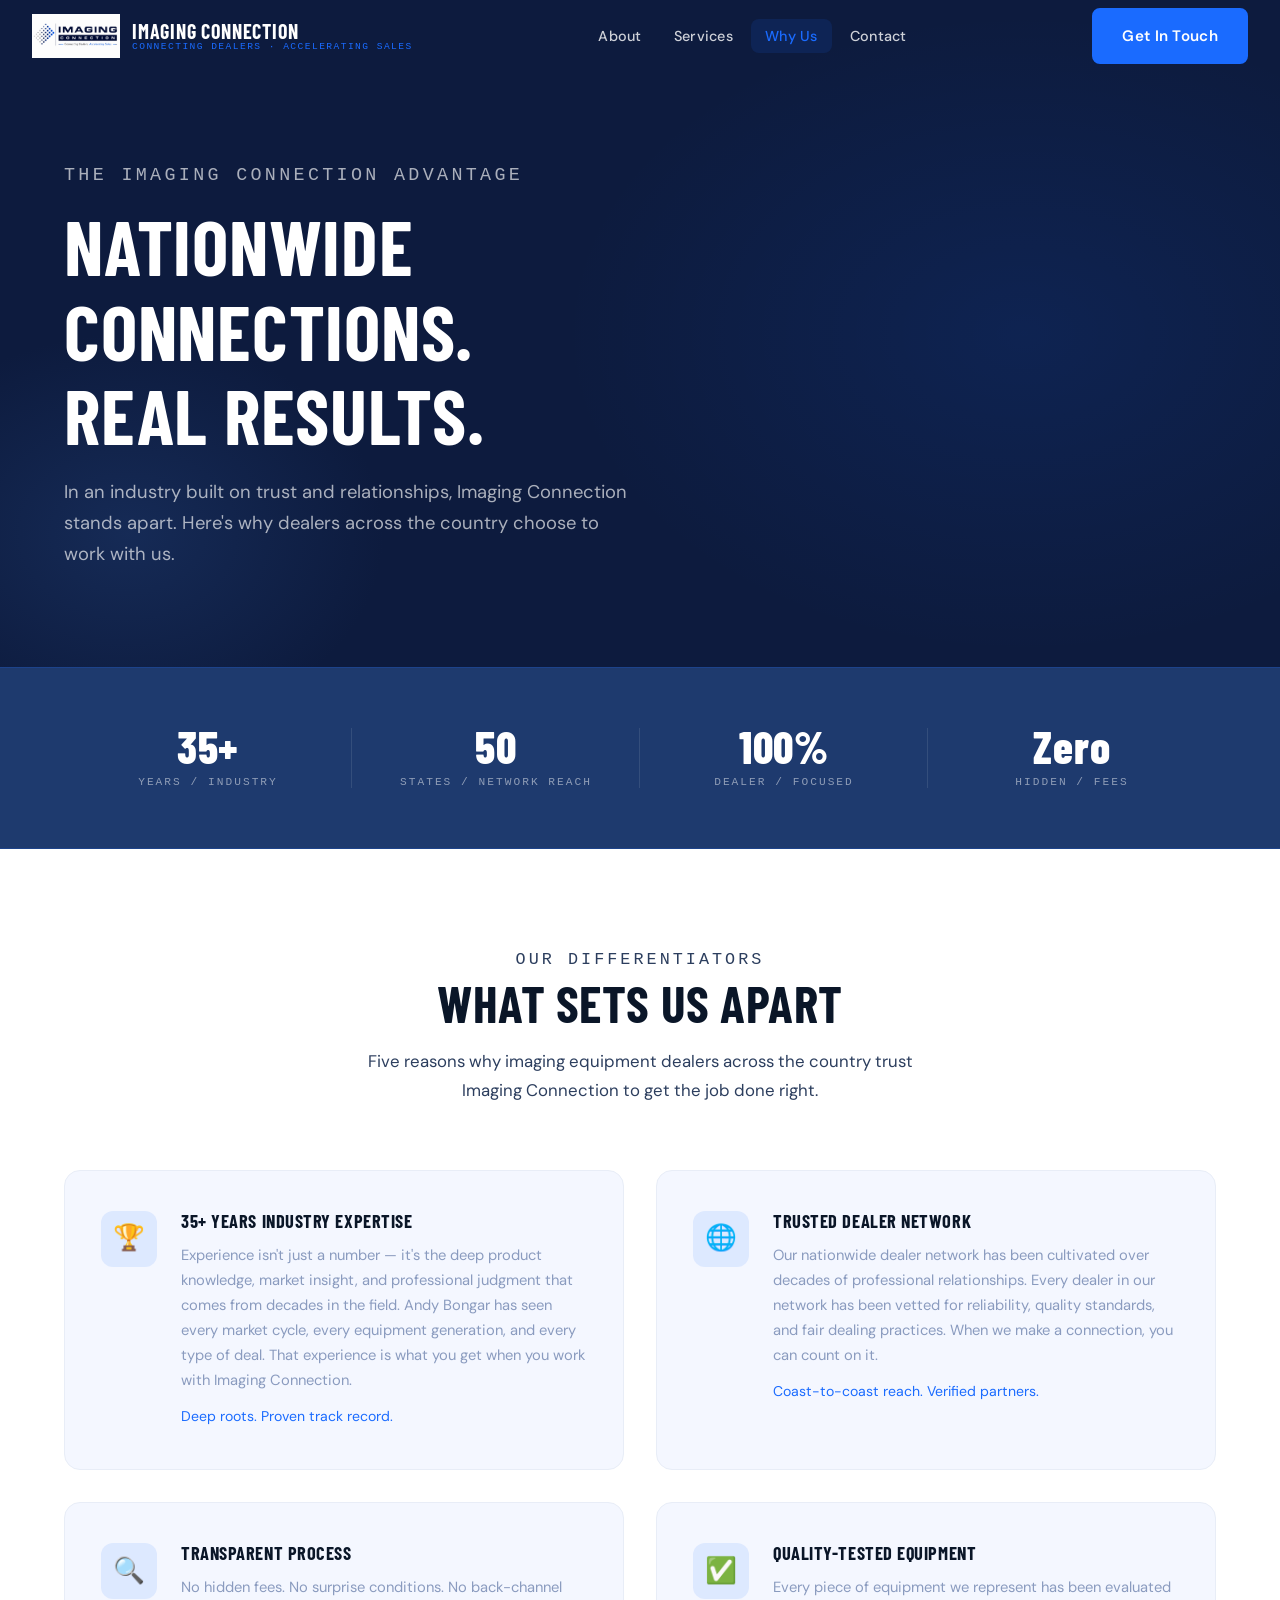
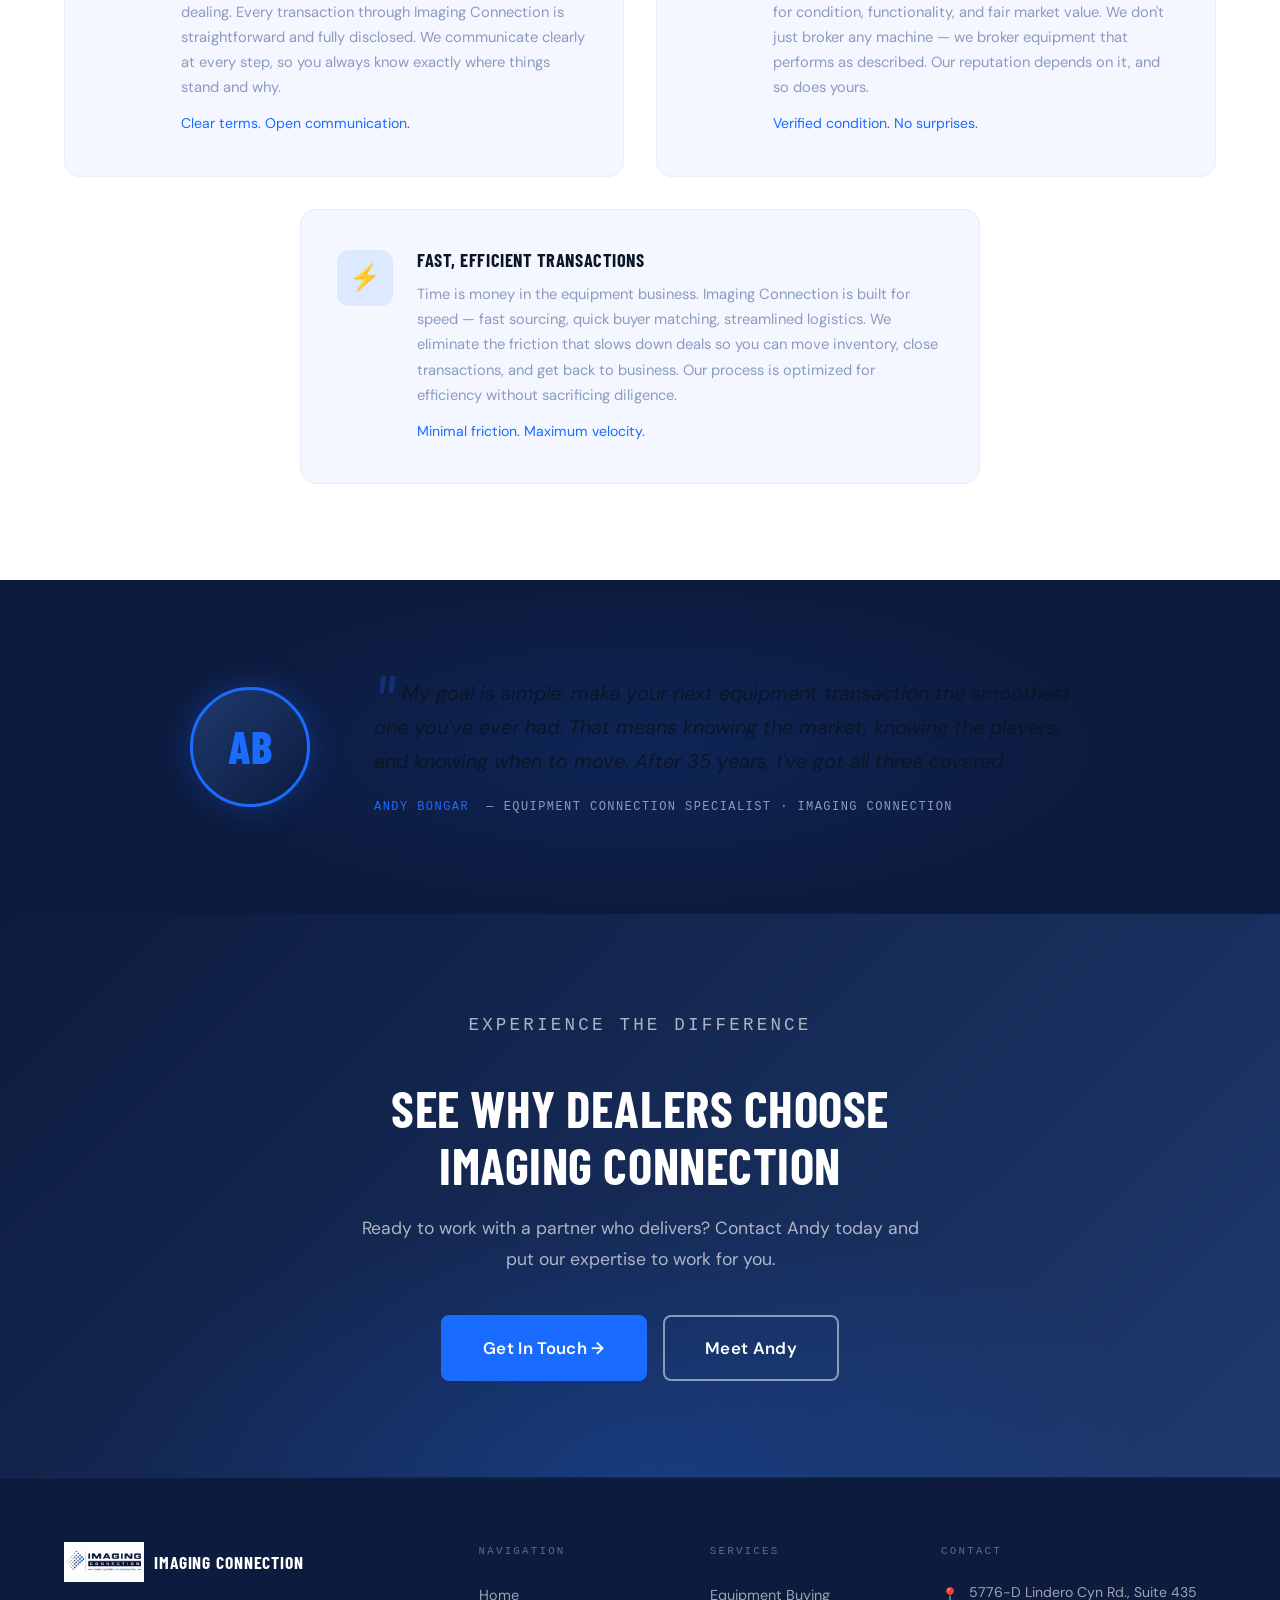
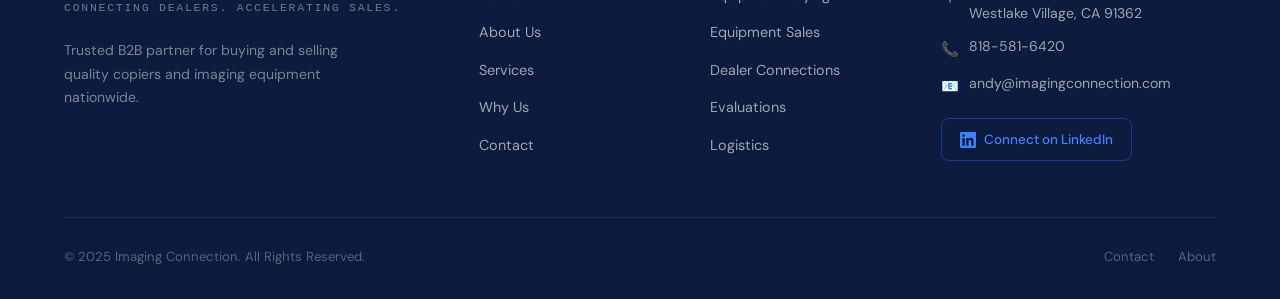
<file: why-us.html>
<!DOCTYPE html>
<html lang="en">
<head>
  <meta charset="UTF-8" />
  <meta name="viewport" content="width=device-width, initial-scale=1.0" />
  <title>Why Choose Us — Imaging Connection</title>
  <meta name="description" content="Why choose Imaging Connection? 35+ years expertise, trusted dealer network, transparent process, quality-tested equipment, and fast nationwide transactions." />
  <meta property="og:title" content="Why Choose Us — Imaging Connection" />
  <meta property="og:description" content="Nationwide connections. Real results. Discover why dealers trust Imaging Connection." />
  <meta property="og:image" content="assets/images/og-image.jpg" />
  <link rel="canonical" href="https://imagingconnection.com/why-us.html" />
  <link rel="preconnect" href="https://fonts.googleapis.com" />
  <link rel="preconnect" href="https://fonts.gstatic.com" crossorigin />
  <link href="https://fonts.googleapis.com/css2?family=Barlow+Condensed:wght@400;600;700;800&family=DM+Sans:wght@300;400;500;600&display=swap" rel="stylesheet" />
  <link rel="stylesheet" href="assets/css/styles.css" />
</head>
<body>

  <!-- NAVIGATION -->
  <nav class="nav" aria-label="Main navigation">
    <div class="nav__inner">
      <a href="index.html" class="nav__logo">
        <img src="assets/images/logo.png" alt="Imaging Connection logo" onerror="this.style.display='none'" />
        <div class="nav__logo-text">
          Imaging Connection
          <span class="nav__logo-sub">Connecting Dealers · Accelerating Sales</span>
        </div>
      </a>
      <ul class="nav__links" role="list">
        <li><a href="about.html">About</a></li>
        <li><a href="services.html">Services</a></li>
        <li><a href="why-us.html" class="active">Why Us</a></li>
        <li><a href="contact.html">Contact</a></li>
      </ul>
      <a href="contact.html" class="btn btn-primary nav__cta">Get In Touch</a>
      <button class="nav__hamburger" aria-label="Toggle menu">
        <span></span><span></span><span></span>
      </button>
    </div>
  </nav>

  <div class="nav__mobile">
    <a href="about.html">About</a>
    <a href="services.html">Services</a>
    <a href="why-us.html" class="active">Why Us</a>
    <a href="contact.html">Contact</a>
    <a href="contact.html" class="btn btn-primary">Get In Touch</a>
  </div>

  <!-- PAGE HERO -->
  <section class="page-hero" aria-label="Why Us page header">
    <div class="container">
      <div class="page-hero__content">
        <p class="label">The Imaging Connection Advantage</p>
        <h1>Nationwide Connections.<br>Real Results.</h1>
        <p>In an industry built on trust and relationships, Imaging Connection stands apart. Here's why dealers across the country choose to work with us.</p>
      </div>
    </div>
  </section>

  <!-- STATS BAND -->
  <section class="stats-bar" aria-label="Key stats">
    <div class="container">
      <div class="stats-bar__grid">
        <div class="stat-item reveal">
          <div class="stat-num" data-target="35" data-suffix="+">35+</div>
          <div class="stat-label">Years / Industry</div>
        </div>
        <div class="stat-item reveal reveal-delay-1">
          <div class="stat-num">50</div>
          <div class="stat-label">States / Network Reach</div>
        </div>
        <div class="stat-item reveal reveal-delay-2">
          <div class="stat-num">100%</div>
          <div class="stat-label">Dealer / Focused</div>
        </div>
        <div class="stat-item reveal reveal-delay-3">
          <div class="stat-num">Zero</div>
          <div class="stat-label">Hidden / Fees</div>
        </div>
      </div>
    </div>
  </section>

  <!-- DIFFERENTIATORS -->
  <section class="differentiators" aria-labelledby="diff-heading">
    <div class="container">
      <div class="section-header reveal">
        <p class="label">Our Differentiators</p>
        <h2 id="diff-heading">What Sets Us Apart</h2>
        <p>Five reasons why imaging equipment dealers across the country trust Imaging Connection to get the job done right.</p>
      </div>

      <div class="diff-grid">

        <div class="diff-card reveal reveal-delay-1">
          <div class="diff-card__icon">🏆</div>
          <div class="diff-card__body">
            <h3>35+ Years Industry Expertise</h3>
            <p>
              Experience isn't just a number — it's the deep product knowledge, market insight, and professional judgment that comes from decades in the field. Andy Bongar has seen every market cycle, every equipment generation, and every type of deal. That experience is what you get when you work with Imaging Connection.
            </p>
            <p style="margin-top:12px;font-size:0.88rem;color:var(--blue);">
              Deep roots. Proven track record.
            </p>
          </div>
        </div>

        <div class="diff-card reveal reveal-delay-2">
          <div class="diff-card__icon">🌐</div>
          <div class="diff-card__body">
            <h3>Trusted Dealer Network</h3>
            <p>
              Our nationwide dealer network has been cultivated over decades of professional relationships. Every dealer in our network has been vetted for reliability, quality standards, and fair dealing practices. When we make a connection, you can count on it.
            </p>
            <p style="margin-top:12px;font-size:0.88rem;color:var(--blue);">
              Coast-to-coast reach. Verified partners.
            </p>
          </div>
        </div>

        <div class="diff-card reveal reveal-delay-3">
          <div class="diff-card__icon">🔍</div>
          <div class="diff-card__body">
            <h3>Transparent Process</h3>
            <p>
              No hidden fees. No surprise conditions. No back-channel dealing. Every transaction through Imaging Connection is straightforward and fully disclosed. We communicate clearly at every step, so you always know exactly where things stand and why.
            </p>
            <p style="margin-top:12px;font-size:0.88rem;color:var(--blue);">
              Clear terms. Open communication.
            </p>
          </div>
        </div>

        <div class="diff-card reveal reveal-delay-4">
          <div class="diff-card__icon">✅</div>
          <div class="diff-card__body">
            <h3>Quality-Tested Equipment</h3>
            <p>
              Every piece of equipment we represent has been evaluated for condition, functionality, and fair market value. We don't just broker any machine — we broker equipment that performs as described. Our reputation depends on it, and so does yours.
            </p>
            <p style="margin-top:12px;font-size:0.88rem;color:var(--blue);">
              Verified condition. No surprises.
            </p>
          </div>
        </div>

        <div class="diff-card reveal reveal-delay-1" style="grid-column:1/-1;max-width:680px;margin:0 auto;">
          <div class="diff-card__icon">⚡</div>
          <div class="diff-card__body">
            <h3>Fast, Efficient Transactions</h3>
            <p>
              Time is money in the equipment business. Imaging Connection is built for speed — fast sourcing, quick buyer matching, streamlined logistics. We eliminate the friction that slows down deals so you can move inventory, close transactions, and get back to business. Our process is optimized for efficiency without sacrificing diligence.
            </p>
            <p style="margin-top:12px;font-size:0.88rem;color:var(--blue);">
              Minimal friction. Maximum velocity.
            </p>
          </div>
        </div>

      </div>
    </div>
  </section>

  <!-- TRUST STRIP -->
  <section style="background:var(--navy);padding:96px 0;position:relative;overflow:hidden;" aria-label="Trust statement">
    <div style="position:absolute;inset:0;background:radial-gradient(ellipse 60% 80% at 50% 50%,rgba(26,107,255,0.12) 0%,transparent 60%);pointer-events:none;"></div>
    <div class="container" style="position:relative;z-index:1;">
      <div class="trust-inner reveal">
        <div class="trust-avatar">
          <span class="trust-avatar-placeholder">AB</span>
        </div>
        <div class="trust-quote">
          <blockquote>
            My goal is simple: make your next equipment transaction the smoothest one you've ever had. That means knowing the market, knowing the players, and knowing when to move. After 35 years, I've got all three covered.
          </blockquote>
          <div class="trust-attribution">
            Andy Bongar&nbsp;&nbsp;<span>— Equipment Connection Specialist · Imaging Connection</span>
          </div>
        </div>
      </div>
    </div>
  </section>

  <!-- FOOTER CTA -->
  <section class="cta-band">
    <div class="container">
      <div class="cta-band__content reveal">
        <p class="label label-dark">Experience the Difference</p>
        <h2>See Why Dealers Choose<br>Imaging Connection</h2>
        <p>Ready to work with a partner who delivers? Contact Andy today and put our expertise to work for you.</p>
        <div class="cta-band__btns">
          <a href="contact.html" class="btn btn-primary btn-lg">Get In Touch &rarr;</a>
          <a href="about.html" class="btn btn-outline btn-lg">Meet Andy</a>
        </div>
      </div>
    </div>
  </section>

  <!-- FOOTER -->
  <footer class="footer">
    <div class="container">
      <div class="footer__grid">
        <div class="footer__brand">
          <div class="footer__logo">
            <img src="assets/images/logo.png" alt="Imaging Connection" onerror="this.style.display='none'" />
            <span class="footer__logo-text">Imaging Connection</span>
          </div>
          <p class="footer__tagline">Connecting Dealers. Accelerating Sales.</p>
          <p class="footer__about">Trusted B2B partner for buying and selling quality copiers and imaging equipment nationwide.</p>
        </div>
        <div>
          <p class="footer__col-title">Navigation</p>
          <ul class="footer__links">
            <li><a href="index.html">Home</a></li>
            <li><a href="about.html">About Us</a></li>
            <li><a href="services.html">Services</a></li>
            <li><a href="why-us.html">Why Us</a></li>
            <li><a href="contact.html">Contact</a></li>
          </ul>
        </div>
        <div>
          <p class="footer__col-title">Services</p>
          <ul class="footer__links">
            <li><a href="services.html">Equipment Buying</a></li>
            <li><a href="services.html">Equipment Sales</a></li>
            <li><a href="services.html">Dealer Connections</a></li>
            <li><a href="services.html">Evaluations</a></li>
            <li><a href="services.html">Logistics</a></li>
          </ul>
        </div>
        <div>
          <p class="footer__col-title">Contact</p>
          <div class="footer__contact-item">
            <span class="footer__contact-icon">📍</span>
            <span class="footer__contact-text">5776-D Lindero Cyn Rd., Suite 435<br>Westlake Village, CA 91362</span>
          </div>
          <div class="footer__contact-item">
            <span class="footer__contact-icon">📞</span>
            <span class="footer__contact-text"><a href="tel:8185816420">818-581-6420</a></span>
          </div>
          <div class="footer__contact-item">
            <span class="footer__contact-icon">📧</span>
            <span class="footer__contact-text"><a href="mailto:andy@imagingconnection.com">andy@imagingconnection.com</a></span>
          </div>
          <div class="footer__social">
            <a href="https://linkedin.com/in/andy-bongar-018212133" target="_blank" rel="noopener noreferrer" class="footer__linkedin">
              <svg width="16" height="16" viewBox="0 0 24 24" fill="currentColor"><path d="M20.447 20.452h-3.554v-5.569c0-1.328-.027-3.037-1.852-3.037-1.853 0-2.136 1.445-2.136 2.939v5.667H9.351V9h3.414v1.561h.046c.477-.9 1.637-1.85 3.37-1.85 3.601 0 4.267 2.37 4.267 5.455v6.286zM5.337 7.433a2.062 2.062 0 0 1-2.063-2.065 2.064 2.064 0 1 1 2.063 2.065zm1.782 13.019H3.555V9h3.564v11.452zM22.225 0H1.771C.792 0 0 .774 0 1.729v20.542C0 23.227.792 24 1.771 24h20.451C23.2 24 24 23.227 24 22.271V1.729C24 .774 23.2 0 22.222 0h.003z"/></svg>
              Connect on LinkedIn
            </a>
          </div>
        </div>
      </div>
      <div class="footer__bottom">
        <span class="footer__copy">&copy; 2025 Imaging Connection. All Rights Reserved.</span>
        <div class="footer__bottom-links">
          <a href="contact.html">Contact</a>
          <a href="about.html">About</a>
        </div>
      </div>
    </div>
  </footer>

  <script src="assets/js/main.js"></script>
</body>
</html>
</file>
<file: assets/css/styles.css>
/* =============================================
   IMAGING CONNECTION — GLOBAL STYLES
   ============================================= */

/* --- Google Fonts Import --- */
@import url('https://fonts.googleapis.com/css2?family=Barlow+Condensed:wght@400;600;700;800&family=DM+Sans:wght@300;400;500;600&display=swap');

/* --- CSS Variables --- */
:root {
  --navy:       #0D1B3E;
  --navy-mid:   #1E3A6E;
  --blue:       #1A6BFF;
  --blue-light: #3D82FF;
  --blue-glow:  rgba(26, 107, 255, 0.35);
  --white:      #FFFFFF;
  --off-white:  #F4F7FF;
  --gray-light: #E8EDF7;
  --gray:       #8A9BBF;
  --text-dark:  #0A1628;
  --text-body:  #2C3E5E;

  --font-display: 'Barlow Condensed', sans-serif;
  --font-body:    'DM Sans', sans-serif;
  --font-mono:    'Courier New', 'Space Mono', monospace;

  --radius:   8px;
  --radius-lg: 16px;
  --shadow-card: 0 4px 24px rgba(13, 27, 62, 0.12);
  --shadow-glow: 0 0 32px rgba(26, 107, 255, 0.3);
  --transition: 0.3s cubic-bezier(0.25, 0.46, 0.45, 0.94);
}

/* --- Reset & Base --- */
*, *::before, *::after {
  box-sizing: border-box;
  margin: 0;
  padding: 0;
}

html {
  scroll-behavior: smooth;
  font-size: 16px;
}

body {
  font-family: var(--font-body);
  color: var(--text-body);
  background: var(--white);
  line-height: 1.6;
  -webkit-font-smoothing: antialiased;
}

img {
  max-width: 100%;
  height: auto;
  display: block;
}

a {
  color: inherit;
  text-decoration: none;
}

ul {
  list-style: none;
}

/* --- Typography --- */
h1, h2, h3, h4 {
  font-family: var(--font-display);
  font-weight: 700;
  line-height: 1.1;
  letter-spacing: 0.01em;
}

h1 { font-size: clamp(2.8rem, 6vw, 5.5rem); }
h2 { font-size: clamp(2rem, 4vw, 3.2rem); }
h3 { font-size: clamp(1.4rem, 2.5vw, 1.9rem); }
h4 { font-size: 1.2rem; }

p { font-size: 1rem; line-height: 1.75; }

.text-upper { text-transform: uppercase; }
.text-blue  { color: var(--blue); }
.text-white { color: var(--white); }
.text-gray  { color: var(--gray); }

/* --- Utility --- */
.container {
  width: 100%;
  max-width: 1200px;
  margin: 0 auto;
  padding: 0 24px;
}

.section-pad {
  padding: 96px 0;
}

.section-pad-sm {
  padding: 64px 0;
}

.label {
  font-family: var(--font-mono);
  font-size: 0.72rem;
  letter-spacing: 0.18em;
  text-transform: uppercase;
  color: var(--blue);
  display: inline-block;
  margin-bottom: 12px;
}

.label-dark {
  color: rgba(255,255,255,0.5);
}

/* --- Buttons --- */
.btn {
  display: inline-flex;
  align-items: center;
  gap: 8px;
  padding: 14px 28px;
  border-radius: var(--radius);
  font-family: var(--font-body);
  font-weight: 600;
  font-size: 0.95rem;
  cursor: pointer;
  transition: var(--transition);
  border: 2px solid transparent;
  letter-spacing: 0.02em;
}

.btn-primary {
  background: var(--blue);
  color: var(--white);
  border-color: var(--blue);
}

.btn-primary:hover {
  background: var(--blue-light);
  border-color: var(--blue-light);
  transform: translateY(-2px);
  box-shadow: var(--shadow-glow);
}

.btn-outline {
  background: transparent;
  color: var(--white);
  border-color: rgba(255,255,255,0.5);
}

.btn-outline:hover {
  border-color: var(--white);
  background: rgba(255,255,255,0.08);
  transform: translateY(-2px);
}

.btn-outline-blue {
  background: transparent;
  color: var(--blue);
  border-color: var(--blue);
}

.btn-outline-blue:hover {
  background: var(--blue);
  color: var(--white);
  transform: translateY(-2px);
  box-shadow: var(--shadow-glow);
}

.btn-lg {
  padding: 18px 40px;
  font-size: 1.05rem;
}

/* =============================================
   NAVIGATION
   ============================================= */
.nav {
  position: fixed;
  top: 0;
  left: 0;
  right: 0;
  z-index: 1000;
  transition: background var(--transition), backdrop-filter var(--transition), box-shadow var(--transition);
  padding: 0;
}

.nav.scrolled {
  background: rgba(13, 27, 62, 0.95);
  backdrop-filter: blur(16px);
  -webkit-backdrop-filter: blur(16px);
  box-shadow: 0 2px 32px rgba(0,0,0,0.25);
}

.nav__inner {
  display: flex;
  align-items: center;
  justify-content: space-between;
  height: 72px;
  padding: 0 32px;
  max-width: 1300px;
  margin: 0 auto;
}

.nav__logo {
  display: flex;
  align-items: center;
  gap: 12px;
  flex-shrink: 0;
}

.nav__logo img {
  height: 44px;
  width: auto;
}

.nav__logo-text {
  font-family: var(--font-display);
  font-size: 1.25rem;
  font-weight: 700;
  color: var(--white);
  letter-spacing: 0.04em;
  text-transform: uppercase;
  line-height: 1.1;
}

.nav__logo-sub {
  display: block;
  font-family: var(--font-mono);
  font-size: 0.6rem;
  letter-spacing: 0.15em;
  color: var(--blue);
  font-weight: 400;
  text-transform: uppercase;
}

.nav__links {
  display: flex;
  align-items: center;
  gap: 4px;
}

.nav__links a {
  font-size: 0.9rem;
  font-weight: 500;
  color: rgba(255,255,255,0.8);
  padding: 8px 14px;
  border-radius: var(--radius);
  transition: color var(--transition), background var(--transition);
  letter-spacing: 0.02em;
}

.nav__links a:hover,
.nav__links a.active {
  color: var(--white);
  background: rgba(255,255,255,0.08);
}

.nav__links a.active {
  color: var(--blue);
  background: rgba(26, 107, 255, 0.12);
}

.nav__cta {
  flex-shrink: 0;
}

/* Hamburger */
.nav__hamburger {
  display: none;
  flex-direction: column;
  gap: 5px;
  cursor: pointer;
  padding: 8px;
  background: none;
  border: none;
}

.nav__hamburger span {
  display: block;
  width: 24px;
  height: 2px;
  background: var(--white);
  border-radius: 2px;
  transition: var(--transition);
}

.nav__hamburger.open span:nth-child(1) {
  transform: translateY(7px) rotate(45deg);
}
.nav__hamburger.open span:nth-child(2) {
  opacity: 0;
}
.nav__hamburger.open span:nth-child(3) {
  transform: translateY(-7px) rotate(-45deg);
}

/* Mobile overlay nav */
.nav__mobile {
  display: none;
  position: fixed;
  inset: 0;
  background: var(--navy);
  z-index: 999;
  flex-direction: column;
  align-items: center;
  justify-content: center;
  gap: 8px;
  padding: 80px 32px 40px;
}

.nav__mobile.open {
  display: flex;
}

.nav__mobile a {
  font-family: var(--font-display);
  font-size: 2rem;
  font-weight: 700;
  text-transform: uppercase;
  color: var(--white);
  letter-spacing: 0.06em;
  padding: 12px 24px;
  border-radius: var(--radius);
  transition: color var(--transition);
  text-align: center;
}

.nav__mobile a:hover,
.nav__mobile a.active {
  color: var(--blue);
}

.nav__mobile .btn {
  margin-top: 24px;
  width: 100%;
  justify-content: center;
  font-size: 1rem;
}

/* =============================================
   HERO
   ============================================= */
.hero {
  position: relative;
  min-height: 100vh;
  background: var(--navy);
  overflow: hidden;
  display: flex;
  align-items: center;
}

.hero__bg {
  position: absolute;
  inset: 0;
  background:
    radial-gradient(ellipse 80% 60% at 70% 50%, rgba(26,107,255,0.12) 0%, transparent 70%),
    radial-gradient(ellipse 50% 80% at 20% 80%, rgba(30,58,110,0.6) 0%, transparent 60%);
  pointer-events: none;
}

/* Dot grid canvas */
#dotGrid {
  position: absolute;
  inset: 0;
  opacity: 0.4;
  pointer-events: none;
}

.hero__inner {
  position: relative;
  z-index: 2;
  display: grid;
  grid-template-columns: 1fr 1fr;
  gap: 64px;
  align-items: center;
  width: 100%;
  max-width: 1300px;
  margin: 0 auto;
  padding: 120px 32px 80px;
}

.hero__content {}

.hero__eyebrow {
  font-family: var(--font-mono);
  font-size: 0.72rem;
  letter-spacing: 0.2em;
  text-transform: uppercase;
  color: var(--blue);
  display: flex;
  align-items: center;
  gap: 10px;
  margin-bottom: 24px;
  opacity: 0;
  transform: translateY(20px);
  animation: fadeUp 0.6s 0.1s forwards;
}

.hero__eyebrow::before {
  content: '';
  display: block;
  width: 32px;
  height: 2px;
  background: var(--blue);
}

.hero__headline {
  font-family: var(--font-display);
  font-size: clamp(3.2rem, 6.5vw, 6rem);
  font-weight: 800;
  text-transform: uppercase;
  color: var(--white);
  line-height: 1;
  letter-spacing: 0.02em;
  margin-bottom: 28px;
  opacity: 0;
  transform: translateY(30px);
  animation: fadeUp 0.7s 0.2s forwards;
}

.hero__headline span {
  color: var(--blue);
}

.hero__sub {
  font-size: 1.1rem;
  color: rgba(255,255,255,0.72);
  line-height: 1.7;
  max-width: 480px;
  margin-bottom: 40px;
  opacity: 0;
  transform: translateY(20px);
  animation: fadeUp 0.7s 0.35s forwards;
}

.hero__ctas {
  display: flex;
  gap: 16px;
  flex-wrap: wrap;
  opacity: 0;
  transform: translateY(20px);
  animation: fadeUp 0.7s 0.5s forwards;
}

.hero__visual {
  position: relative;
  opacity: 0;
  transform: translateX(40px);
  animation: fadeLeft 0.9s 0.4s forwards;
}

.hero__img-wrap {
  position: relative;
  border-radius: var(--radius-lg);
  overflow: hidden;
  aspect-ratio: 4/3;
  background: var(--navy-mid);
  box-shadow: 0 32px 80px rgba(0,0,0,0.5), 0 0 60px rgba(26,107,255,0.2);
}

.hero__img-wrap img {
  width: 100%;
  height: 100%;
  object-fit: cover;
  opacity: 1;
}

.hero__img-overlay {
  position: absolute;
  inset: 0;
  background: linear-gradient(135deg, rgba(13,27,62,0.25) 0%, rgba(13,27,62,0.35) 100%);
}

.hero__img-placeholder {
  width: 100%;
  height: 100%;
  display: flex;
  flex-direction: column;
  align-items: center;
  justify-content: center;
  gap: 16px;
  background: linear-gradient(135deg, #1E3A6E 0%, #0D1B3E 100%);
  color: rgba(255,255,255,0.3);
  font-family: var(--font-mono);
  font-size: 0.8rem;
  letter-spacing: 0.1em;
  text-transform: uppercase;
}

.hero__img-placeholder svg {
  opacity: 0.3;
}

.hero__badge {
  position: absolute;
  bottom: -16px;
  left: -16px;
  background: var(--blue);
  color: var(--white);
  padding: 16px 24px;
  border-radius: var(--radius);
  box-shadow: var(--shadow-glow);
}

.hero__badge-num {
  font-family: var(--font-display);
  font-size: 2.2rem;
  font-weight: 800;
  line-height: 1;
}

.hero__badge-text {
  font-size: 0.78rem;
  opacity: 0.85;
  letter-spacing: 0.04em;
  margin-top: 2px;
}

/* =============================================
   STATS BAR
   ============================================= */
.stats-bar {
  background: var(--navy-mid);
  border-top: 1px solid rgba(26,107,255,0.2);
  border-bottom: 1px solid rgba(26,107,255,0.2);
  padding: 40px 0;
}

.stats-bar__grid {
  display: grid;
  grid-template-columns: repeat(4, 1fr);
  gap: 0;
}

.stat-item {
  text-align: center;
  padding: 16px 24px;
  position: relative;
}

.stat-item:not(:last-child)::after {
  content: '';
  position: absolute;
  right: 0;
  top: 20%;
  height: 60%;
  width: 1px;
  background: rgba(255,255,255,0.1);
}

.stat-num {
  font-family: var(--font-display);
  font-size: clamp(2rem, 3.5vw, 3rem);
  font-weight: 800;
  color: var(--white);
  letter-spacing: 0.02em;
  line-height: 1;
}

.stat-num .accent {
  color: var(--blue);
}

.stat-label {
  font-family: var(--font-mono);
  font-size: 0.7rem;
  letter-spacing: 0.18em;
  text-transform: uppercase;
  color: rgba(255,255,255,0.5);
  margin-top: 6px;
}

/* =============================================
   BRANDS BAR
   ============================================= */
.brands-bar {
  background: var(--white);
  padding: 56px 0;
  border-bottom: 1px solid var(--gray-light);
}

.brands-bar__label {
  font-family: var(--font-mono);
  font-size: 0.68rem;
  letter-spacing: 0.2em;
  text-transform: uppercase;
  color: var(--gray);
  text-align: center;
  margin-bottom: 36px;
}

.brands-bar__grid {
  display: grid;
  grid-template-columns: repeat(6, 1fr);
  gap: 16px;
  align-items: center;
}

.brand-item {
  display: flex;
  align-items: center;
  justify-content: center;
  padding: 20px 12px;
  border-radius: var(--radius);
  border: 1px solid var(--gray-light);
  transition: var(--transition);
}

.brand-item:hover {
  border-color: transparent;
  box-shadow: var(--shadow-card);
  transform: translateY(-3px);
}

.brand-name {
  font-family: var(--font-display);
  font-weight: 800;
  font-size: clamp(1rem, 1.6vw, 1.4rem);
  letter-spacing: 0.04em;
  text-transform: uppercase;
  line-height: 1;
  transition: var(--transition);
}

.brand-canon  { color: #CC0000; }
.brand-konica { color: #003087; font-size: clamp(0.7rem, 1.1vw, 1rem); }
.brand-kyocera{ color: #E4002B; }
.brand-ricoh  { color: #005BAC; }
.brand-sharp  { color: #1A1A1A; }
.brand-xerox  { color: #E5002B; }

@media (max-width: 1024px) {
  .brands-bar__grid {
    grid-template-columns: repeat(3, 1fr);
  }
}

@media (max-width: 480px) {
  .brands-bar__grid {
    grid-template-columns: repeat(2, 1fr);
  }
}

/* =============================================
   HOW IT WORKS
   ============================================= */
.how-it-works {
  background: var(--off-white);
  padding: 96px 0;
}

.section-header {
  text-align: center;
  margin-bottom: 64px;
}

.section-header h2 {
  color: var(--text-dark);
  text-transform: uppercase;
  margin-bottom: 16px;
}

.section-header p {
  font-size: 1.05rem;
  color: var(--text-body);
  max-width: 560px;
  margin: 0 auto;
}

.steps-grid {
  display: grid;
  grid-template-columns: repeat(3, 1fr);
  gap: 0;
  position: relative;
  align-items: start;
}

.steps-grid::before {
  content: '';
  position: absolute;
  top: 48px;
  left: calc(16.66% + 24px);
  right: calc(16.66% + 24px);
  height: 2px;
  background: linear-gradient(90deg, var(--blue) 0%, var(--blue-light) 100%);
  opacity: 0.3;
}

.step {
  text-align: center;
  padding: 32px 40px;
  position: relative;
}

.step__num {
  display: inline-flex;
  align-items: center;
  justify-content: center;
  width: 64px;
  height: 64px;
  border-radius: 50%;
  border: 2px solid var(--blue);
  font-family: var(--font-mono);
  font-size: 1.2rem;
  font-weight: 700;
  color: var(--blue);
  margin: 0 auto 24px;
  background: var(--white);
  position: relative;
  z-index: 1;
  transition: var(--transition);
}

.step:hover .step__num {
  background: var(--blue);
  color: var(--white);
  box-shadow: var(--shadow-glow);
}

.step__icon {
  font-size: 1.6rem;
  margin-bottom: 4px;
}

.step h3 {
  font-size: 1.2rem;
  color: var(--text-dark);
  text-transform: uppercase;
  margin-bottom: 12px;
  letter-spacing: 0.03em;
}

.step p {
  font-size: 0.92rem;
  color: var(--gray);
  line-height: 1.6;
}

/* =============================================
   FEATURED EQUIPMENT
   ============================================= */
.featured-equipment {
  background: var(--white);
  padding: 96px 0;
}

.featured-equipment .section-header h2 { color: var(--text-dark); }

.equipment-grid {
  display: grid;
  grid-template-columns: repeat(3, 1fr);
  gap: 28px;
  margin-bottom: 48px;
}

.eq-card {
  border-radius: var(--radius-lg);
  overflow: hidden;
  border: 1px solid var(--gray-light);
  background: var(--white);
  box-shadow: var(--shadow-card);
  transition: var(--transition);
  cursor: pointer;
}

.eq-card:hover {
  transform: translateY(-8px);
  box-shadow: 0 16px 48px rgba(13,27,62,0.15), 0 0 0 2px var(--blue), var(--shadow-glow);
}

.eq-card__img {
  height: 200px;
  background: linear-gradient(135deg, #E8EDF7 0%, #D0D8EE 100%);
  display: flex;
  align-items: center;
  justify-content: center;
  position: relative;
  overflow: hidden;
}

.eq-card__img img {
  width: 100%;
  height: 100%;
  object-fit: cover;
}

.eq-card__img-placeholder {
  display: flex;
  flex-direction: column;
  align-items: center;
  gap: 8px;
  color: var(--gray);
  font-family: var(--font-mono);
  font-size: 0.7rem;
  letter-spacing: 0.1em;
  text-transform: uppercase;
}

.eq-card__badge {
  position: absolute;
  top: 12px;
  right: 12px;
  padding: 4px 12px;
  border-radius: 20px;
  font-family: var(--font-mono);
  font-size: 0.65rem;
  font-weight: 600;
  letter-spacing: 0.1em;
  text-transform: uppercase;
}

.badge-refurb   { background: rgba(26,107,255,0.12); color: var(--blue); }
.badge-likenew  { background: rgba(16,185,129,0.12); color: #059669; }
.badge-used     { background: rgba(245,158,11,0.12);  color: #D97706; }

.eq-card__body {
  padding: 24px;
}

.eq-card__brand {
  font-family: var(--font-mono);
  font-size: 0.68rem;
  letter-spacing: 0.15em;
  text-transform: uppercase;
  color: var(--blue);
  margin-bottom: 6px;
}

.eq-card__name {
  font-family: var(--font-display);
  font-size: 1.25rem;
  font-weight: 700;
  color: var(--text-dark);
  text-transform: uppercase;
  margin-bottom: 8px;
}

.eq-card__desc {
  font-size: 0.88rem;
  color: var(--gray);
  line-height: 1.6;
  margin-bottom: 20px;
}

/* =============================================
   WHY CHOOSE US STRIP
   ============================================= */
.why-strip {
  background: var(--navy);
  padding: 72px 0;
  position: relative;
  overflow: hidden;
}

.why-strip::before {
  content: '';
  position: absolute;
  inset: 0;
  background: radial-gradient(ellipse 60% 100% at 50% 50%, rgba(26,107,255,0.1) 0%, transparent 70%);
  pointer-events: none;
}

.why-strip__grid {
  display: grid;
  grid-template-columns: repeat(4, 1fr);
  gap: 0;
}

.why-item {
  text-align: center;
  padding: 32px 24px;
  position: relative;
  transition: var(--transition);
}

.why-item:not(:last-child)::after {
  content: '';
  position: absolute;
  right: 0;
  top: 25%;
  height: 50%;
  width: 1px;
  background: rgba(255,255,255,0.1);
}

.why-item:hover {
  background: rgba(26,107,255,0.06);
}

.why-item__icon {
  font-size: 2rem;
  margin-bottom: 16px;
  display: block;
}

.why-item h4 {
  font-family: var(--font-display);
  font-size: 1rem;
  font-weight: 700;
  color: var(--white);
  text-transform: uppercase;
  letter-spacing: 0.06em;
  margin-bottom: 8px;
}

.why-item p {
  font-size: 0.84rem;
  color: rgba(255,255,255,0.5);
  line-height: 1.6;
}

/* =============================================
   TESTIMONIAL / TRUST
   ============================================= */
.trust-section {
  background: var(--off-white);
  padding: 96px 0;
}

.trust-inner {
  display: grid;
  grid-template-columns: auto 1fr;
  gap: 64px;
  align-items: center;
  max-width: 900px;
  margin: 0 auto;
}

.trust-avatar {
  width: 120px;
  height: 120px;
  border-radius: 50%;
  border: 3px solid var(--blue);
  background: linear-gradient(135deg, #1E3A6E 0%, #0D1B3E 100%);
  display: flex;
  align-items: center;
  justify-content: center;
  flex-shrink: 0;
  overflow: hidden;
  box-shadow: var(--shadow-glow);
}

.trust-avatar img {
  width: 100%;
  height: 100%;
  object-fit: cover;
  border-radius: 50%;
}

.trust-avatar-placeholder {
  font-family: var(--font-display);
  font-size: 2.8rem;
  font-weight: 800;
  color: var(--blue);
}

.trust-quote blockquote {
  font-size: 1.25rem;
  font-style: italic;
  color: var(--text-dark);
  line-height: 1.7;
  margin-bottom: 20px;
  position: relative;
}

.trust-quote blockquote::before {
  content: '"';
  font-family: var(--font-display);
  font-size: 5rem;
  color: var(--blue);
  opacity: 0.25;
  line-height: 0;
  vertical-align: -32px;
  margin-right: 4px;
}

.trust-attribution {
  font-family: var(--font-mono);
  font-size: 0.75rem;
  letter-spacing: 0.12em;
  text-transform: uppercase;
  color: var(--blue);
}

.trust-attribution span {
  color: var(--gray);
  font-weight: 400;
}

/* =============================================
   FOOTER CTA BAND
   ============================================= */
.cta-band {
  background: linear-gradient(135deg, #0D1B3E 0%, #1E3A6E 100%);
  padding: 96px 0;
  text-align: center;
  position: relative;
  overflow: hidden;
}

.cta-band::before {
  content: '';
  position: absolute;
  inset: 0;
  background: radial-gradient(ellipse 70% 80% at 50% 100%, rgba(26,107,255,0.2) 0%, transparent 60%);
  pointer-events: none;
}

.cta-band__content {
  position: relative;
  z-index: 1;
}

.cta-band h2 {
  color: var(--white);
  text-transform: uppercase;
  margin-bottom: 20px;
}

.cta-band p {
  color: rgba(255,255,255,0.65);
  font-size: 1.1rem;
  max-width: 560px;
  margin: 0 auto 40px;
}

.cta-band__btns {
  display: flex;
  gap: 16px;
  justify-content: center;
  flex-wrap: wrap;
}

/* =============================================
   FOOTER
   ============================================= */
.footer {
  background: var(--navy);
  padding: 64px 0 32px;
  border-top: 1px solid rgba(255,255,255,0.06);
}

.footer__grid {
  display: grid;
  grid-template-columns: 2fr 1fr 1fr 1.5fr;
  gap: 48px;
  margin-bottom: 56px;
}

.footer__brand {}

.footer__logo {
  display: flex;
  align-items: center;
  gap: 10px;
  margin-bottom: 16px;
}

.footer__logo img {
  height: 40px;
  width: auto;
}

.footer__logo-text {
  font-family: var(--font-display);
  font-size: 1.1rem;
  font-weight: 700;
  color: var(--white);
  text-transform: uppercase;
  letter-spacing: 0.05em;
}

.footer__tagline {
  font-family: var(--font-mono);
  font-size: 0.72rem;
  letter-spacing: 0.15em;
  text-transform: uppercase;
  color: rgba(255,255,255,0.4);
  margin-bottom: 20px;
}

.footer__about {
  font-size: 0.88rem;
  color: rgba(255,255,255,0.45);
  line-height: 1.7;
  max-width: 280px;
}

.footer__col-title {
  font-family: var(--font-mono);
  font-size: 0.68rem;
  letter-spacing: 0.2em;
  text-transform: uppercase;
  color: rgba(255,255,255,0.35);
  margin-bottom: 20px;
}

.footer__links {
  display: flex;
  flex-direction: column;
  gap: 12px;
}

.footer__links a {
  font-size: 0.9rem;
  color: rgba(255,255,255,0.6);
  transition: color var(--transition);
}

.footer__links a:hover {
  color: var(--white);
}

.footer__contact-item {
  display: flex;
  gap: 10px;
  align-items: flex-start;
  margin-bottom: 12px;
}

.footer__contact-icon {
  font-size: 0.9rem;
  margin-top: 2px;
  flex-shrink: 0;
}

.footer__contact-text {
  font-size: 0.88rem;
  color: rgba(255,255,255,0.6);
  line-height: 1.5;
}

.footer__contact-text a {
  transition: color var(--transition);
}

.footer__contact-text a:hover {
  color: var(--white);
}

.footer__social {
  margin-top: 20px;
}

.footer__linkedin {
  display: inline-flex;
  align-items: center;
  gap: 8px;
  padding: 10px 18px;
  border-radius: var(--radius);
  border: 1px solid rgba(26,107,255,0.4);
  color: var(--blue-light);
  font-size: 0.84rem;
  font-weight: 500;
  transition: var(--transition);
}

.footer__linkedin:hover {
  border-color: var(--blue);
  background: rgba(26,107,255,0.1);
  color: var(--white);
}

.footer__bottom {
  border-top: 1px solid rgba(255,255,255,0.08);
  padding-top: 28px;
  display: flex;
  align-items: center;
  justify-content: space-between;
}

.footer__copy {
  font-size: 0.82rem;
  color: rgba(255,255,255,0.3);
}

.footer__bottom-links {
  display: flex;
  gap: 24px;
}

.footer__bottom-links a {
  font-size: 0.82rem;
  color: rgba(255,255,255,0.3);
  transition: color var(--transition);
}

.footer__bottom-links a:hover {
  color: rgba(255,255,255,0.6);
}

/* =============================================
   PAGE HERO (interior pages)
   ============================================= */
.page-hero {
  background: var(--navy);
  padding: 160px 0 96px;
  position: relative;
  overflow: hidden;
}

.page-hero::before {
  content: '';
  position: absolute;
  inset: 0;
  background:
    radial-gradient(ellipse 60% 80% at 80% 50%, rgba(26,107,255,0.1) 0%, transparent 60%),
    radial-gradient(ellipse 40% 60% at 10% 80%, rgba(30,58,110,0.5) 0%, transparent 50%);
  pointer-events: none;
}

.page-hero__content {
  position: relative;
  z-index: 1;
  max-width: 720px;
}

.page-hero h1 {
  color: var(--white);
  text-transform: uppercase;
  margin-bottom: 20px;
}

.page-hero p {
  font-size: 1.15rem;
  color: rgba(255,255,255,0.65);
  line-height: 1.7;
  max-width: 580px;
}

/* =============================================
   ABOUT PAGE
   ============================================= */
.about-split {
  padding: 96px 0;
  background: var(--white);
}

.about-split__inner {
  display: grid;
  grid-template-columns: 1fr 1fr;
  gap: 80px;
  align-items: center;
}

.about-split__visual {
  position: relative;
}

.about-split__img {
  border-radius: var(--radius-lg);
  overflow: hidden;
  aspect-ratio: 3/4;
  background: linear-gradient(135deg, #1E3A6E 0%, #0D1B3E 100%);
  display: flex;
  align-items: center;
  justify-content: center;
  box-shadow: 0 32px 80px rgba(13,27,62,0.2);
}

.about-split__img img {
  width: 100%;
  height: 100%;
  object-fit: cover;
}

.about-years-badge {
  position: absolute;
  bottom: -20px;
  right: -20px;
  width: 120px;
  height: 120px;
  border-radius: 50%;
  background: var(--blue);
  display: flex;
  flex-direction: column;
  align-items: center;
  justify-content: center;
  box-shadow: var(--shadow-glow);
  color: var(--white);
  text-align: center;
}

.about-years-badge .num {
  font-family: var(--font-display);
  font-size: 2.2rem;
  font-weight: 800;
  line-height: 1;
}

.about-years-badge .text {
  font-family: var(--font-mono);
  font-size: 0.58rem;
  letter-spacing: 0.1em;
  text-transform: uppercase;
  opacity: 0.85;
  margin-top: 2px;
}

.about-split__content h2 {
  color: var(--text-dark);
  text-transform: uppercase;
  margin-bottom: 24px;
}

.about-split__content p {
  color: var(--text-body);
  margin-bottom: 20px;
}

.about-values {
  background: var(--off-white);
  padding: 96px 0;
}

.values-grid {
  display: grid;
  grid-template-columns: repeat(3, 1fr);
  gap: 28px;
  margin-top: 56px;
}

.value-card {
  background: var(--white);
  border-radius: var(--radius-lg);
  padding: 36px 28px;
  border: 1px solid var(--gray-light);
  box-shadow: var(--shadow-card);
  transition: var(--transition);
}

.value-card:hover {
  transform: translateY(-6px);
  box-shadow: 0 16px 48px rgba(13,27,62,0.12), 0 0 0 1px var(--blue);
}

.value-card__icon {
  font-size: 2rem;
  margin-bottom: 20px;
  display: block;
}

.value-card h3 {
  font-size: 1.1rem;
  color: var(--text-dark);
  text-transform: uppercase;
  margin-bottom: 12px;
}

.value-card p {
  font-size: 0.9rem;
  color: var(--gray);
  line-height: 1.65;
}

/* =============================================
   EQUIPMENT PAGE
   ============================================= */
.filter-bar {
  background: var(--white);
  border-bottom: 1px solid var(--gray-light);
  padding: 0;
  position: sticky;
  top: 72px;
  z-index: 100;
}

.filter-bar__inner {
  display: flex;
  gap: 4px;
  padding: 16px 0;
  overflow-x: auto;
  -webkit-overflow-scrolling: touch;
}

.filter-btn {
  display: inline-flex;
  align-items: center;
  gap: 6px;
  padding: 8px 18px;
  border-radius: 24px;
  border: 1.5px solid var(--gray-light);
  background: transparent;
  font-family: var(--font-body);
  font-size: 0.88rem;
  font-weight: 500;
  color: var(--text-body);
  cursor: pointer;
  transition: var(--transition);
  white-space: nowrap;
}

.filter-btn:hover,
.filter-btn.active {
  background: var(--blue);
  border-color: var(--blue);
  color: var(--white);
}

.equipment-section {
  padding: 72px 0 96px;
  background: var(--off-white);
}

.equipment-full-grid {
  display: grid;
  grid-template-columns: repeat(3, 1fr);
  gap: 28px;
}

.eq-card[data-hidden="true"] {
  display: none;
}

/* =============================================
   SERVICES PAGE
   ============================================= */
.services-list {
  padding: 96px 0;
  background: var(--white);
}

.service-block {
  display: grid;
  grid-template-columns: 1fr 1fr;
  gap: 80px;
  align-items: center;
  padding: 64px 0;
  border-bottom: 1px solid var(--gray-light);
}

.service-block:last-child {
  border-bottom: none;
}

.service-block.reverse {
  direction: rtl;
}

.service-block.reverse > * {
  direction: ltr;
}

.service-visual {
  border-radius: var(--radius-lg);
  aspect-ratio: 4/3;
  background: linear-gradient(135deg, #E8EDF7 0%, #D0D8EE 100%);
  display: flex;
  align-items: center;
  justify-content: center;
  overflow: hidden;
}

.service-visual img {
  width: 100%;
  height: 100%;
  object-fit: cover;
  display: block;
}

.service-visual-inner {
  display: flex;
  flex-direction: column;
  align-items: center;
  gap: 12px;
  color: var(--blue);
}

.service-visual-inner .icon {
  font-size: 4rem;
}

.service-visual-inner span {
  font-family: var(--font-mono);
  font-size: 0.7rem;
  letter-spacing: 0.15em;
  text-transform: uppercase;
  color: var(--gray);
}

.service-content h3 {
  color: var(--text-dark);
  text-transform: uppercase;
  margin-bottom: 20px;
  font-size: 1.6rem;
}

.service-content p {
  color: var(--text-body);
  margin-bottom: 16px;
  line-height: 1.75;
}

.service-content ul {
  margin: 20px 0;
  display: flex;
  flex-direction: column;
  gap: 10px;
}

.service-content ul li {
  display: flex;
  align-items: center;
  gap: 10px;
  font-size: 0.92rem;
  color: var(--text-body);
}

.service-content ul li::before {
  content: '';
  display: inline-block;
  width: 6px;
  height: 6px;
  border-radius: 50%;
  background: var(--blue);
  flex-shrink: 0;
}

/* =============================================
   WHY US PAGE
   ============================================= */
.why-hero-graphic {
  background: var(--navy);
  padding: 80px 0;
  position: relative;
  overflow: hidden;
}

.differentiators {
  padding: 96px 0;
  background: var(--white);
}

.diff-grid {
  display: grid;
  grid-template-columns: 1fr 1fr;
  gap: 32px;
}

.diff-card {
  background: var(--off-white);
  border-radius: var(--radius-lg);
  padding: 40px 36px;
  border: 1px solid var(--gray-light);
  transition: var(--transition);
  display: flex;
  gap: 24px;
  align-items: flex-start;
}

.diff-card:hover {
  transform: translateY(-6px);
  box-shadow: 0 16px 48px rgba(13,27,62,0.1), 0 0 0 1px var(--blue);
  background: var(--white);
}

.diff-card__icon {
  width: 56px;
  height: 56px;
  border-radius: 12px;
  background: rgba(26,107,255,0.1);
  display: flex;
  align-items: center;
  justify-content: center;
  font-size: 1.6rem;
  flex-shrink: 0;
}

.diff-card__body h3 {
  font-size: 1.15rem;
  color: var(--text-dark);
  text-transform: uppercase;
  margin-bottom: 12px;
  letter-spacing: 0.03em;
}

.diff-card__body p {
  font-size: 0.92rem;
  color: var(--gray);
  line-height: 1.7;
}

/* =============================================
   CONTACT PAGE
   ============================================= */
.contact-section {
  padding: 96px 0;
  background: var(--white);
}

.contact-grid {
  display: grid;
  grid-template-columns: 1fr 1.4fr;
  gap: 64px;
  align-items: start;
}

.contact-info h3 {
  font-size: 1.5rem;
  color: var(--text-dark);
  text-transform: uppercase;
  margin-bottom: 8px;
}

.contact-info__sub {
  font-size: 0.9rem;
  color: var(--gray);
  margin-bottom: 36px;
}

.contact-detail {
  display: flex;
  gap: 16px;
  align-items: flex-start;
  margin-bottom: 28px;
}

.contact-detail__icon {
  width: 44px;
  height: 44px;
  border-radius: 10px;
  background: rgba(26,107,255,0.1);
  display: flex;
  align-items: center;
  justify-content: center;
  font-size: 1.1rem;
  flex-shrink: 0;
}

.contact-detail__text {
  padding-top: 2px;
}

.contact-detail__label {
  font-family: var(--font-mono);
  font-size: 0.65rem;
  letter-spacing: 0.15em;
  text-transform: uppercase;
  color: var(--blue);
  margin-bottom: 4px;
}

.contact-detail__value {
  font-size: 0.95rem;
  color: var(--text-dark);
  font-weight: 500;
}

.contact-detail__value a {
  transition: color var(--transition);
}

.contact-detail__value a:hover {
  color: var(--blue);
}

.contact-linkedin {
  display: inline-flex;
  align-items: center;
  gap: 8px;
  padding: 12px 22px;
  border-radius: var(--radius);
  background: #0A66C2;
  color: var(--white);
  font-size: 0.9rem;
  font-weight: 600;
  transition: var(--transition);
  margin-top: 8px;
}

.contact-linkedin:hover {
  background: #0856A4;
  transform: translateY(-2px);
  box-shadow: 0 8px 24px rgba(10,102,194,0.3);
}

/* Contact Form */
.contact-form-wrap {
  background: var(--off-white);
  border-radius: var(--radius-lg);
  padding: 48px 40px;
  border: 1px solid var(--gray-light);
}

.contact-form-wrap h3 {
  font-size: 1.5rem;
  color: var(--text-dark);
  text-transform: uppercase;
  margin-bottom: 8px;
}

.contact-form-wrap .sub {
  font-size: 0.9rem;
  color: var(--gray);
  margin-bottom: 32px;
}

.form-row {
  display: grid;
  grid-template-columns: 1fr 1fr;
  gap: 16px;
}

.form-group {
  margin-bottom: 20px;
}

.form-group label {
  display: block;
  font-family: var(--font-mono);
  font-size: 0.68rem;
  letter-spacing: 0.14em;
  text-transform: uppercase;
  color: var(--text-body);
  margin-bottom: 8px;
  font-weight: 600;
}

.form-group input,
.form-group select,
.form-group textarea {
  width: 100%;
  padding: 12px 16px;
  border-radius: var(--radius);
  border: 1.5px solid var(--gray-light);
  background: var(--white);
  font-family: var(--font-body);
  font-size: 0.95rem;
  color: var(--text-dark);
  transition: border-color var(--transition), box-shadow var(--transition);
  outline: none;
  -webkit-appearance: none;
  appearance: none;
}

.form-group input:focus,
.form-group select:focus,
.form-group textarea:focus {
  border-color: var(--blue);
  box-shadow: 0 0 0 3px rgba(26,107,255,0.12);
}

.form-group textarea {
  resize: vertical;
  min-height: 120px;
}

.form-group select {
  background-image: url("data:image/svg+xml,%3Csvg xmlns='http://www.w3.org/2000/svg' width='12' height='8' viewBox='0 0 12 8'%3E%3Cpath d='M1 1l5 5 5-5' stroke='%238A9BBF' stroke-width='1.5' fill='none' stroke-linecap='round'/%3E%3C/svg%3E");
  background-repeat: no-repeat;
  background-position: right 16px center;
  padding-right: 40px;
}

.form-submit {
  width: 100%;
  justify-content: center;
  padding: 16px;
  font-size: 1rem;
  letter-spacing: 0.03em;
}

/* Map */
.map-section {
  background: var(--off-white);
  padding: 0;
}

.map-section iframe {
  width: 100%;
  height: 420px;
  display: block;
  border: none;
  filter: grayscale(20%);
}

/* =============================================
   SCROLL REVEAL ANIMATIONS
   ============================================= */
.reveal {
  opacity: 0;
  transform: translateY(32px);
  transition: opacity 0.7s ease, transform 0.7s ease;
}

.reveal.visible {
  opacity: 1;
  transform: translateY(0);
}

.reveal-left {
  opacity: 0;
  transform: translateX(-32px);
  transition: opacity 0.7s ease, transform 0.7s ease;
}

.reveal-left.visible {
  opacity: 1;
  transform: translateX(0);
}

.reveal-right {
  opacity: 0;
  transform: translateX(32px);
  transition: opacity 0.7s ease, transform 0.7s ease;
}

.reveal-right.visible {
  opacity: 1;
  transform: translateX(0);
}

.reveal-delay-1 { transition-delay: 0.1s; }
.reveal-delay-2 { transition-delay: 0.2s; }
.reveal-delay-3 { transition-delay: 0.3s; }
.reveal-delay-4 { transition-delay: 0.4s; }
.reveal-delay-5 { transition-delay: 0.5s; }

/* Accessibility */
.visually-hidden {
  position: absolute;
  width: 1px;
  height: 1px;
  padding: 0;
  margin: -1px;
  overflow: hidden;
  clip: rect(0,0,0,0);
  white-space: nowrap;
  border: 0;
}

/* =============================================
   KEYFRAME ANIMATIONS
   ============================================= */
@keyframes fadeUp {
  to {
    opacity: 1;
    transform: translateY(0);
  }
}

@keyframes fadeLeft {
  to {
    opacity: 1;
    transform: translateX(0);
  }
}

@keyframes countUp {
  from { opacity: 0; }
  to   { opacity: 1; }
}

/* =============================================
   RESPONSIVE — TABLET (max-width: 1024px)
   ============================================= */
@media (max-width: 1024px) {
  .hero__inner {
    grid-template-columns: 1fr;
    text-align: center;
    gap: 48px;
  }

  .hero__sub { margin-left: auto; margin-right: auto; }
  .hero__ctas { justify-content: center; }
  .hero__eyebrow { justify-content: center; }
  .hero__visual { max-width: 540px; margin: 0 auto; }

  .stats-bar__grid {
    grid-template-columns: repeat(2, 1fr);
  }

  .stat-item:nth-child(2)::after { display: none; }

  .equipment-grid,
  .equipment-full-grid {
    grid-template-columns: repeat(2, 1fr);
  }

  .footer__grid {
    grid-template-columns: 1fr 1fr;
    gap: 40px;
  }

  .why-strip__grid {
    grid-template-columns: repeat(2, 1fr);
  }

  .why-item:nth-child(2)::after { display: none; }

  .diff-grid {
    grid-template-columns: 1fr;
  }

  .about-split__inner {
    grid-template-columns: 1fr;
    gap: 48px;
  }

  .about-split__img {
    aspect-ratio: 3/4;
    max-width: 500px;
    margin: 0 auto;
  }

  .service-block {
    grid-template-columns: 1fr;
    gap: 40px;
  }

  .service-block.reverse {
    direction: ltr;
  }

  .contact-grid {
    grid-template-columns: 1fr;
  }

  .trust-inner {
    grid-template-columns: 1fr;
    text-align: center;
    gap: 32px;
  }

  .trust-avatar {
    margin: 0 auto;
  }
}

/* =============================================
   RESPONSIVE — MOBILE (max-width: 768px)
   ============================================= */
@media (max-width: 768px) {
  .nav__links,
  .nav__cta {
    display: none;
  }

  .nav__hamburger {
    display: flex;
  }

  .section-pad,
  .section-pad-sm {
    padding: 64px 0;
  }

  .hero__badge {
    display: none;
  }

  .steps-grid {
    grid-template-columns: 1fr;
    gap: 8px;
  }

  .steps-grid::before { display: none; }

  .equipment-grid,
  .equipment-full-grid {
    grid-template-columns: 1fr;
  }

  .why-strip__grid {
    grid-template-columns: 1fr 1fr;
  }

  .values-grid {
    grid-template-columns: 1fr;
  }

  .footer__grid {
    grid-template-columns: 1fr;
    gap: 32px;
  }

  .footer__bottom {
    flex-direction: column;
    gap: 12px;
    text-align: center;
  }

  .stats-bar__grid {
    grid-template-columns: repeat(2, 1fr);
  }

  .form-row {
    grid-template-columns: 1fr;
  }

  .contact-form-wrap {
    padding: 32px 24px;
  }

  .cta-band__btns {
    flex-direction: column;
    align-items: center;
  }

  .page-hero {
    padding: 120px 0 64px;
  }

  .diff-grid {
    grid-template-columns: 1fr;
  }
}

@media (max-width: 480px) {
  .nav__inner {
    padding: 0 20px;
  }

  .hero__ctas {
    flex-direction: column;
  }

  .btn {
    width: 100%;
    justify-content: center;
  }

  .stats-bar__grid {
    grid-template-columns: 1fr 1fr;
  }
}
</file>
